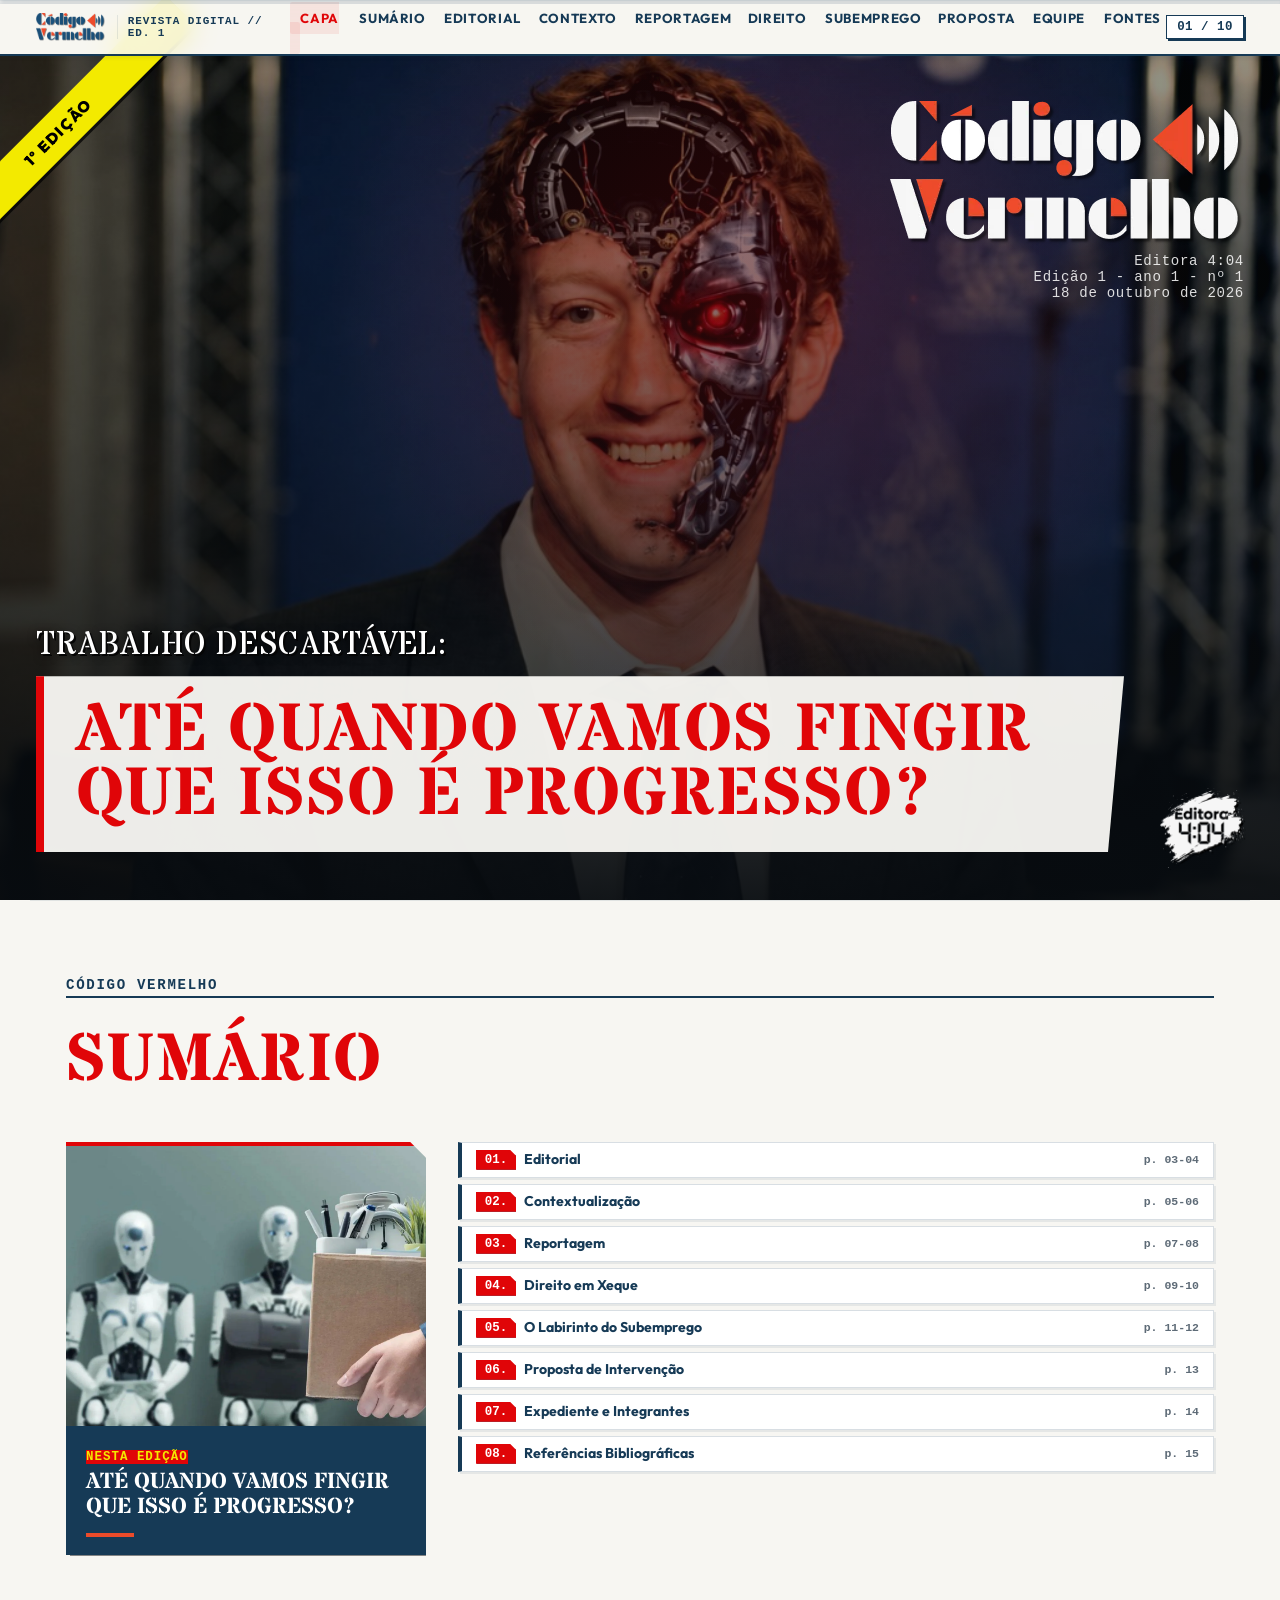
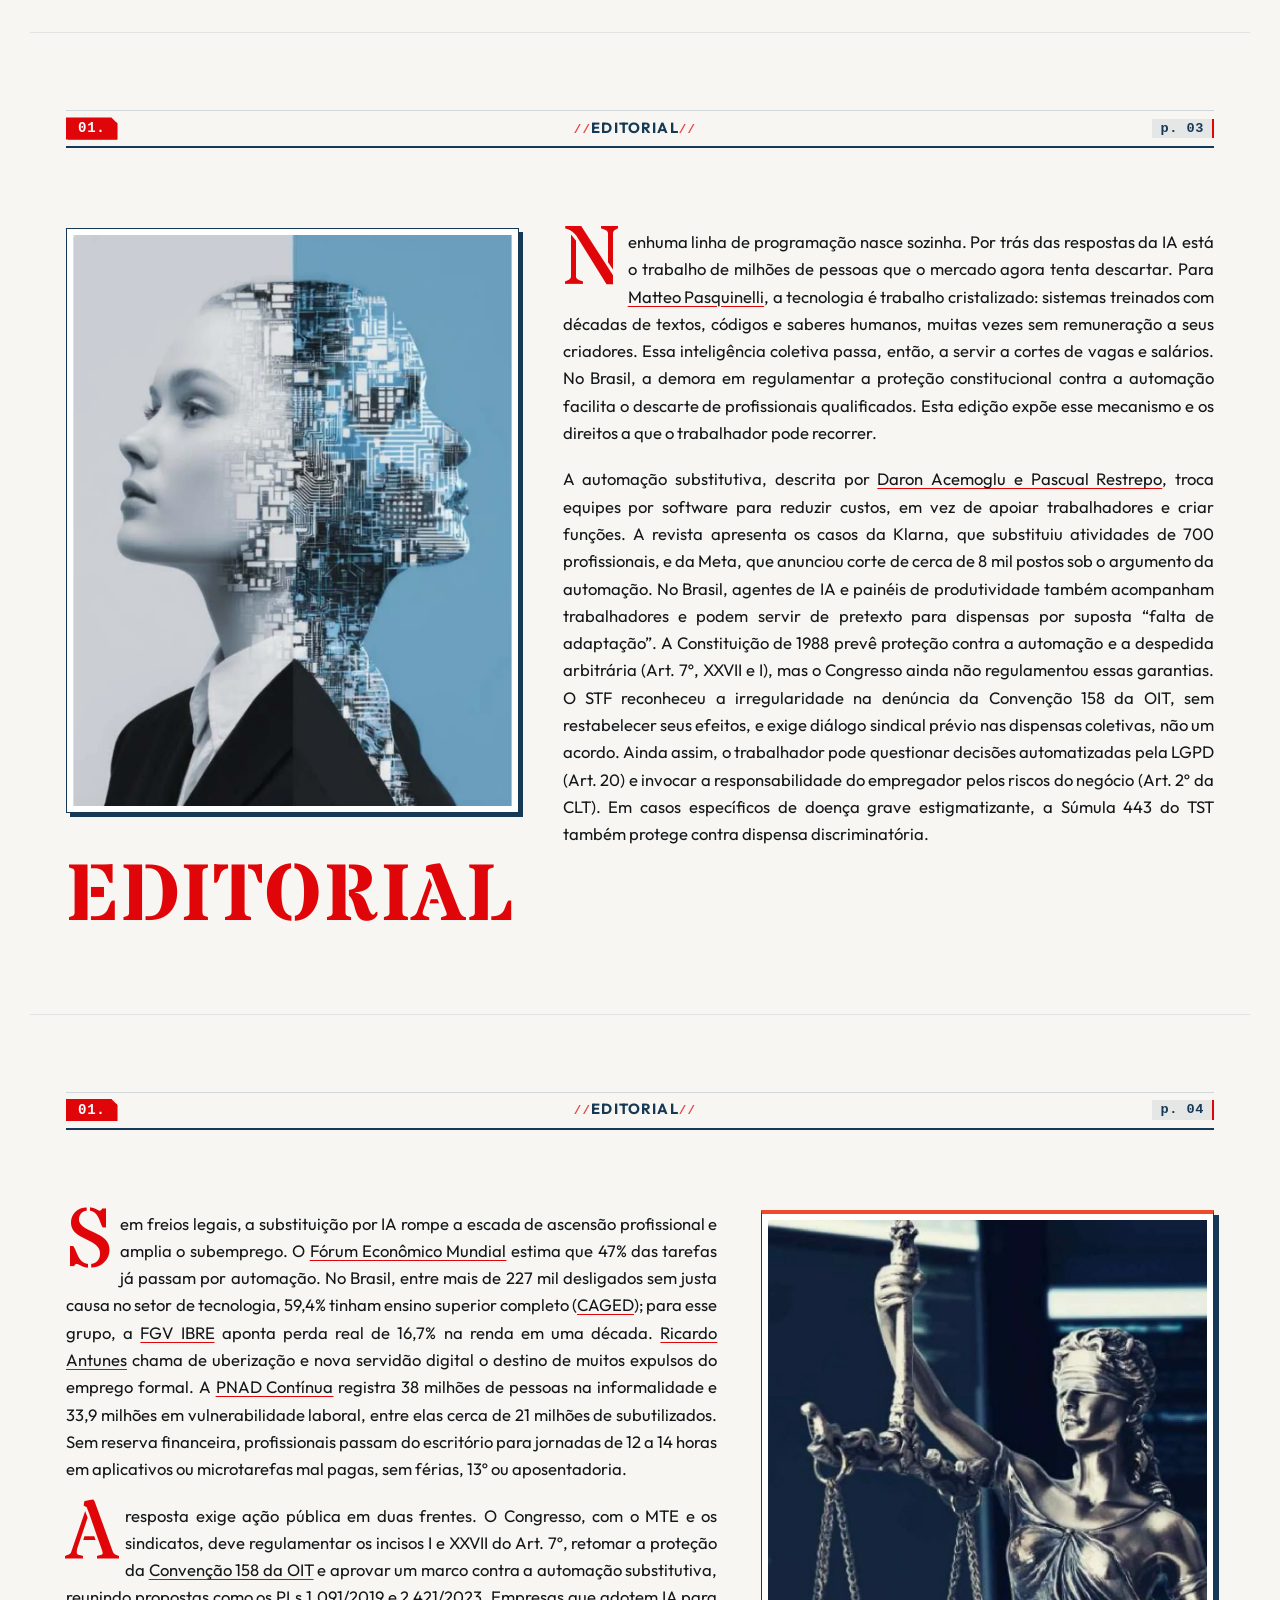
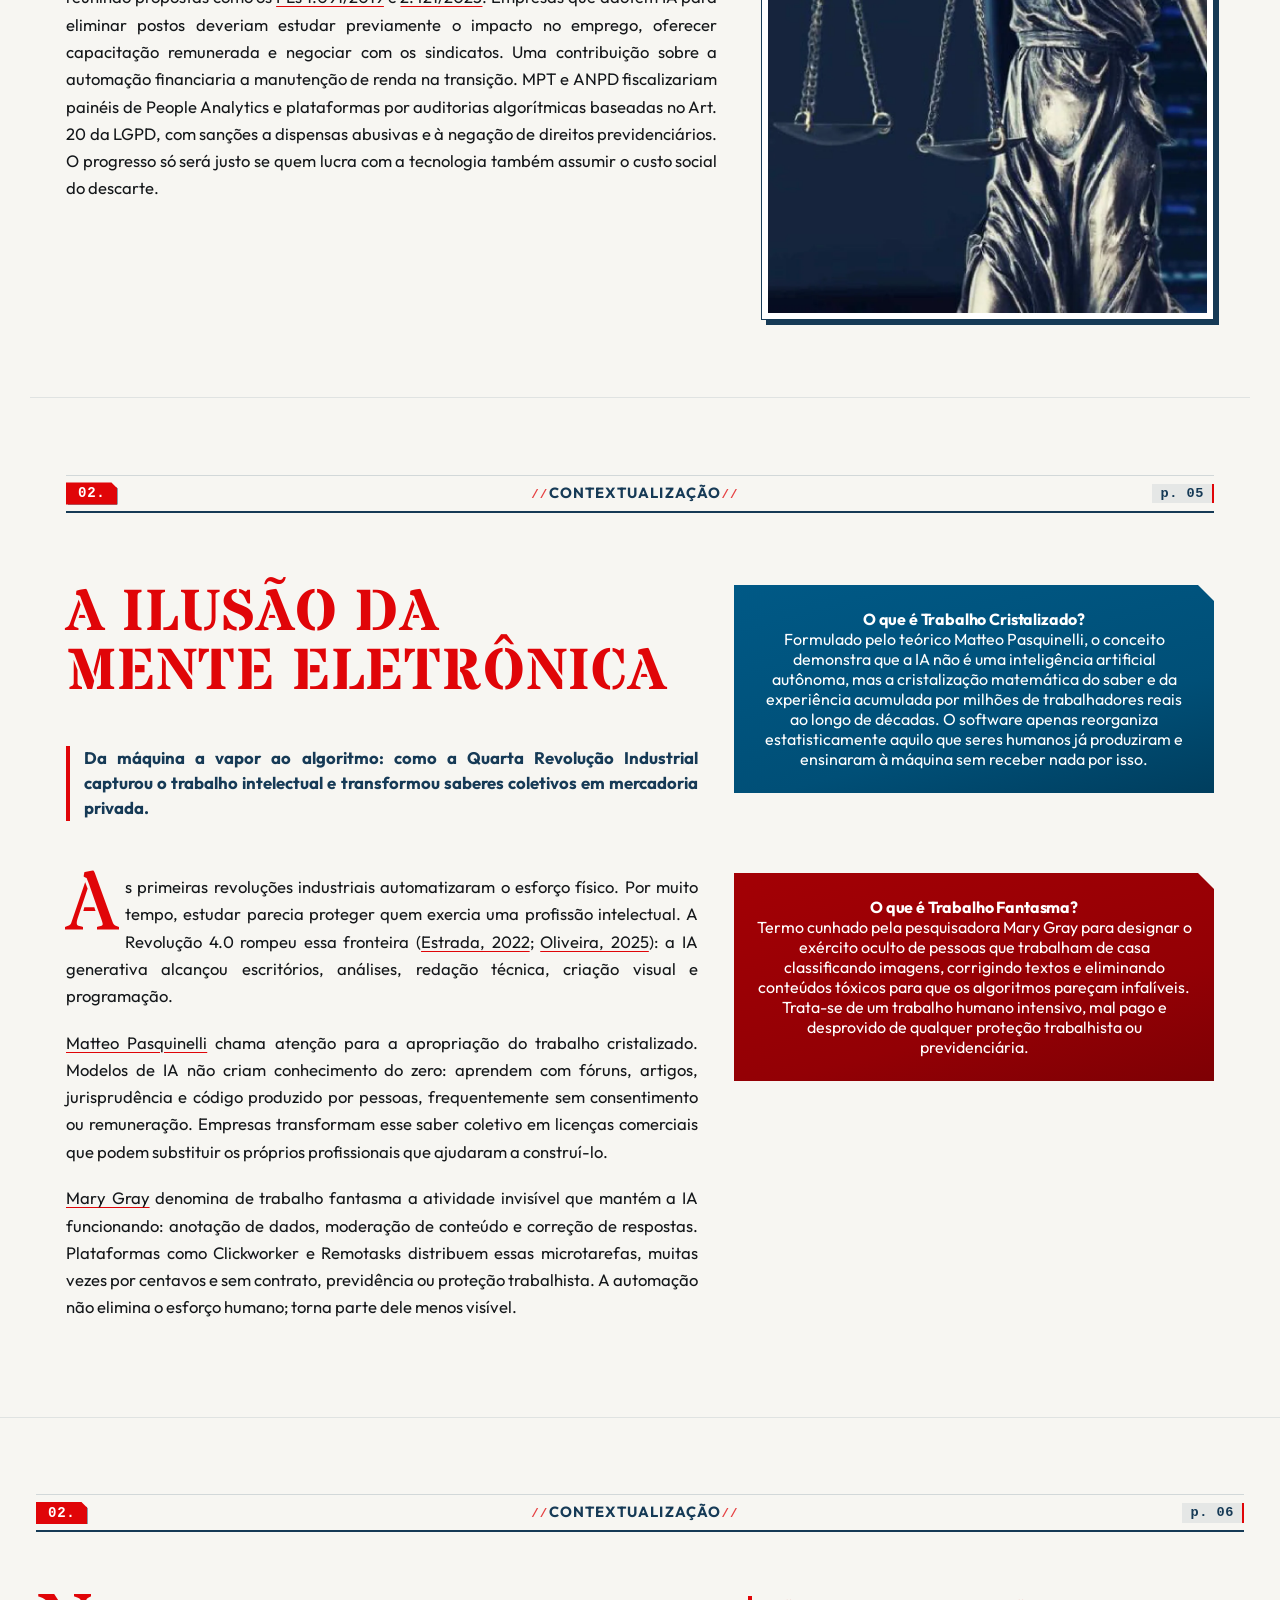
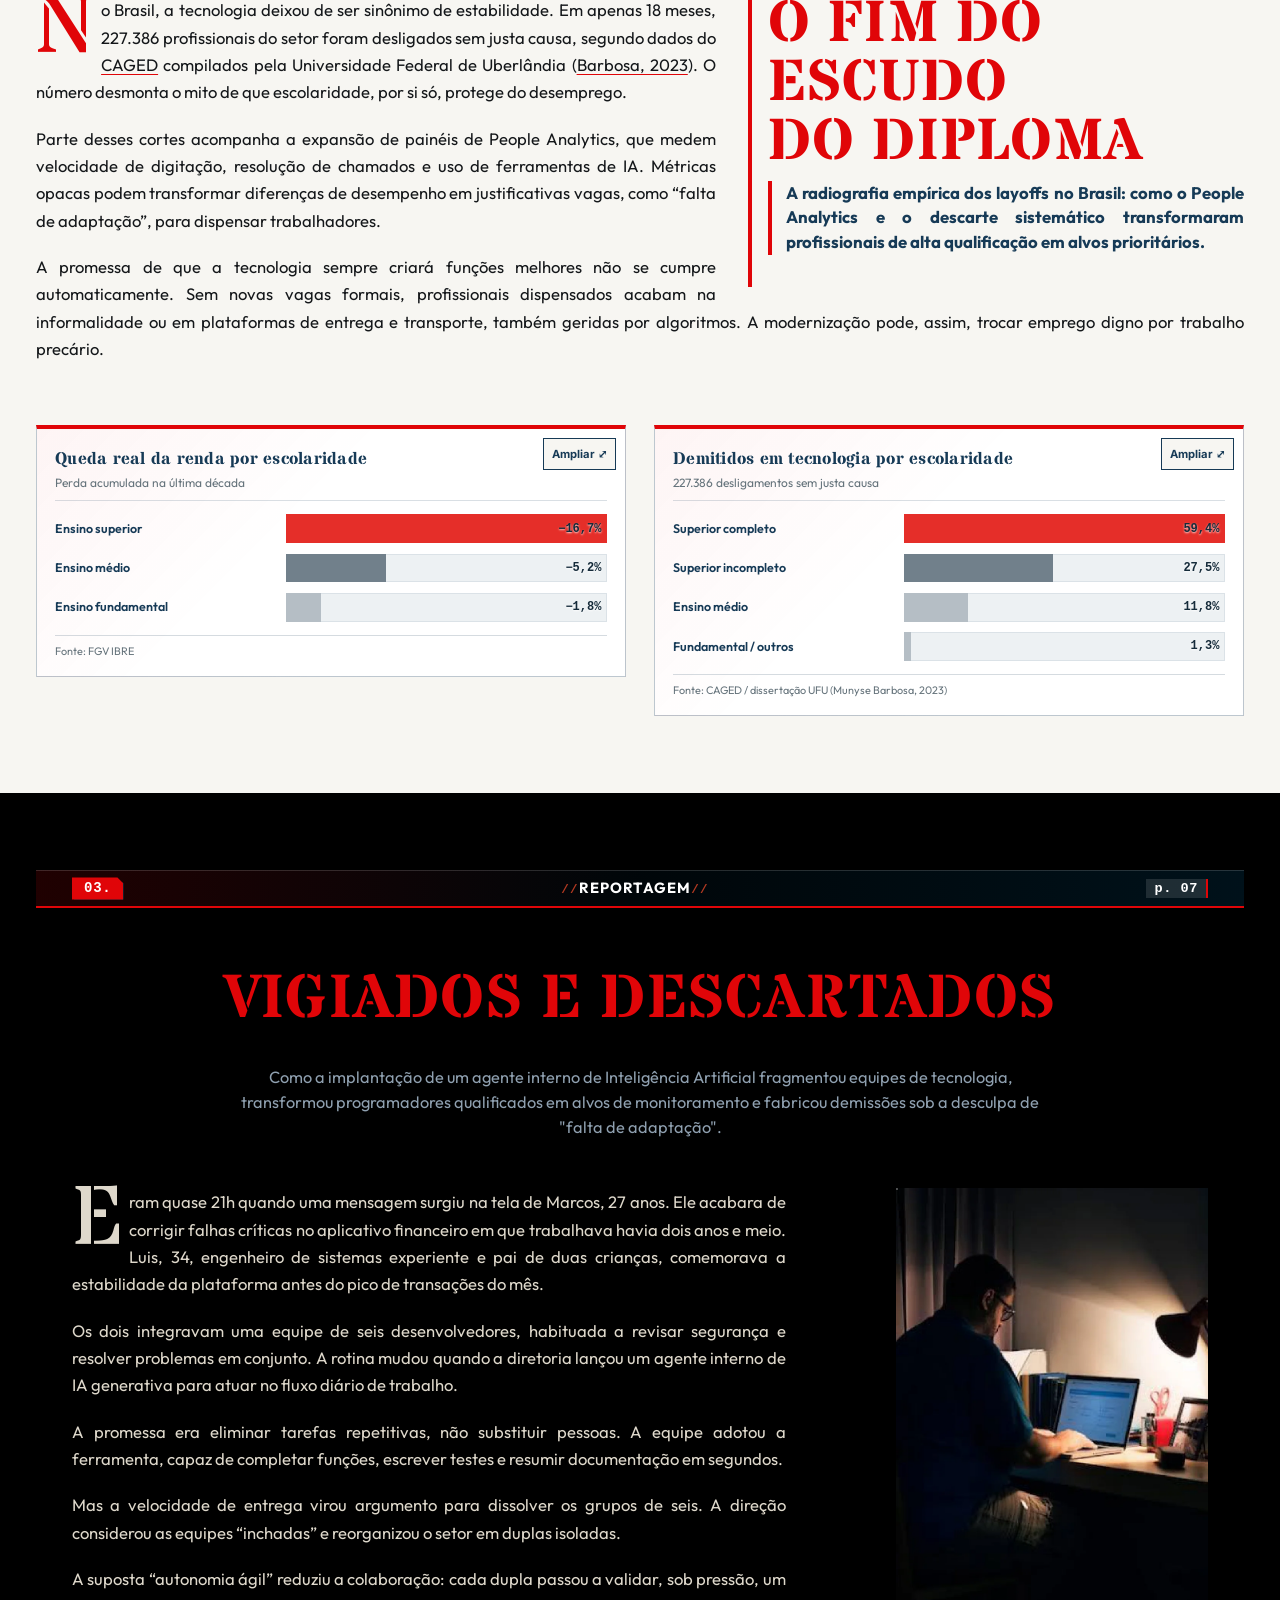
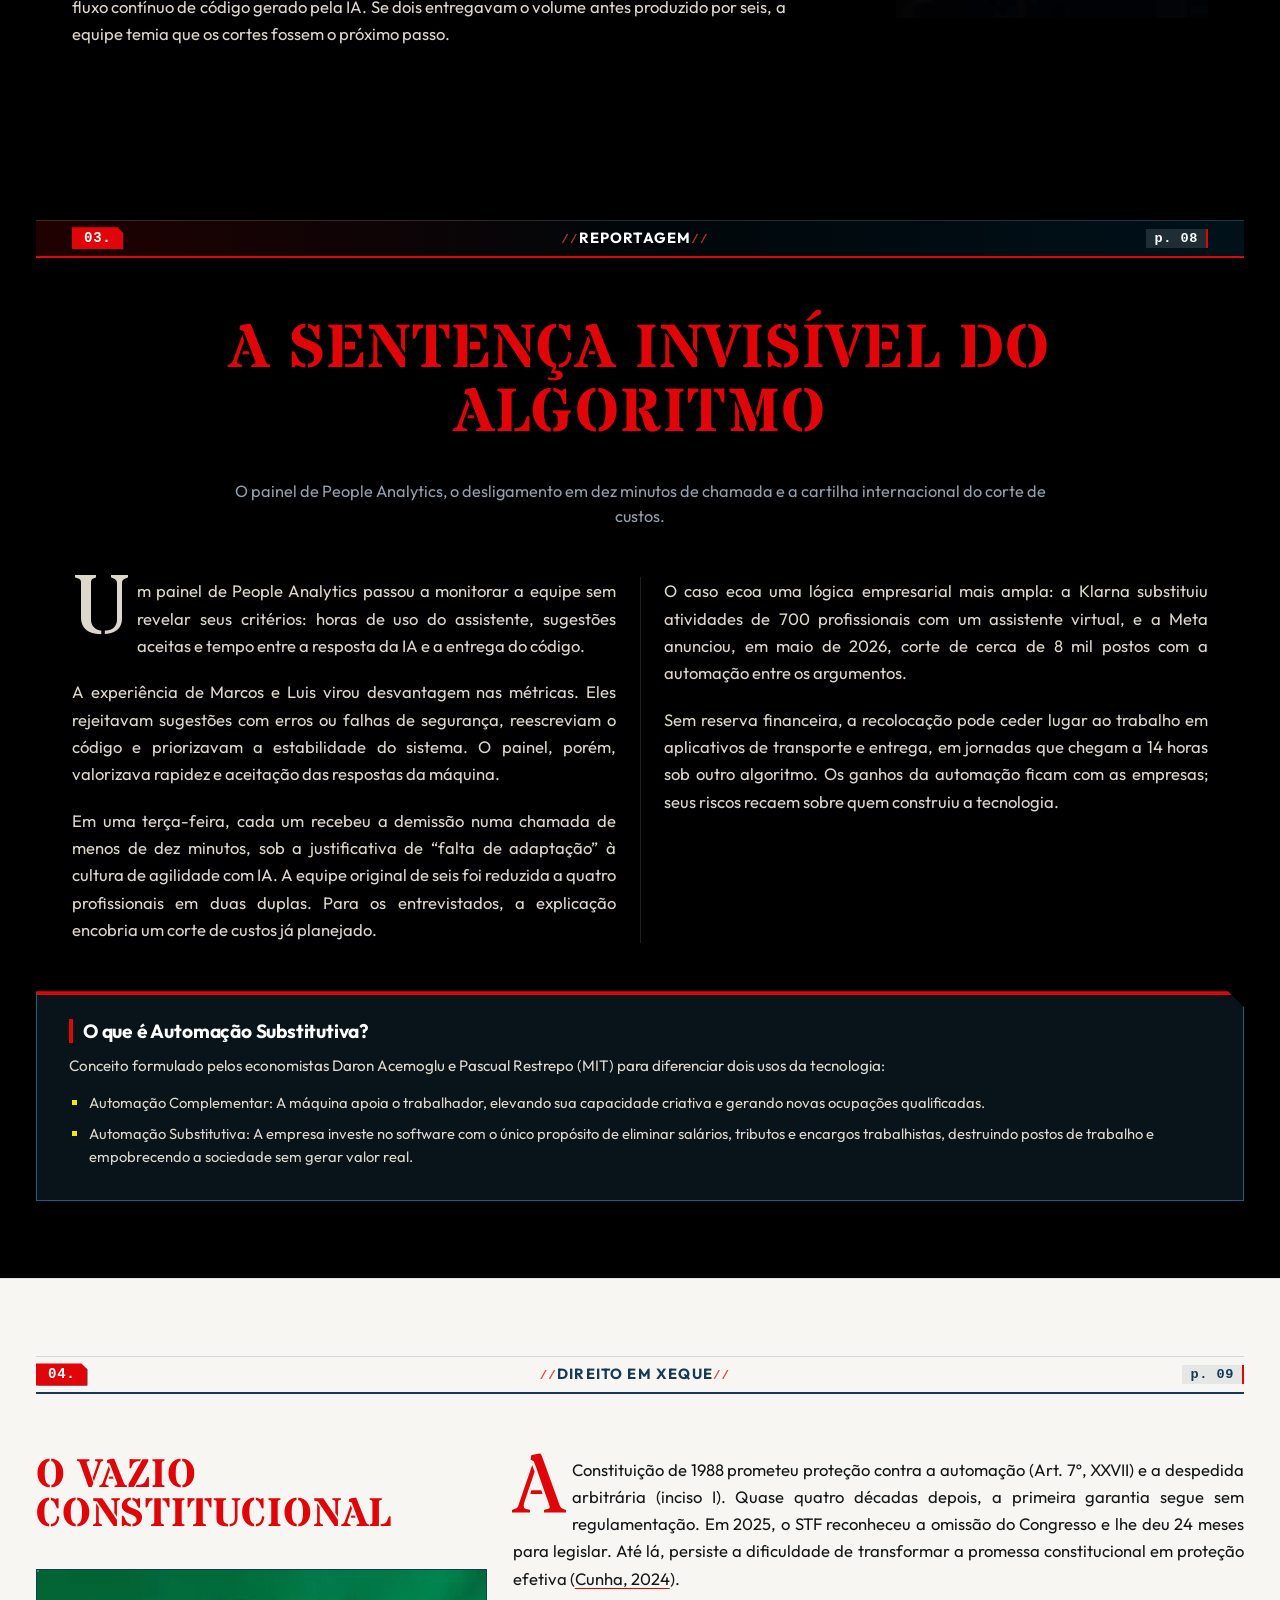
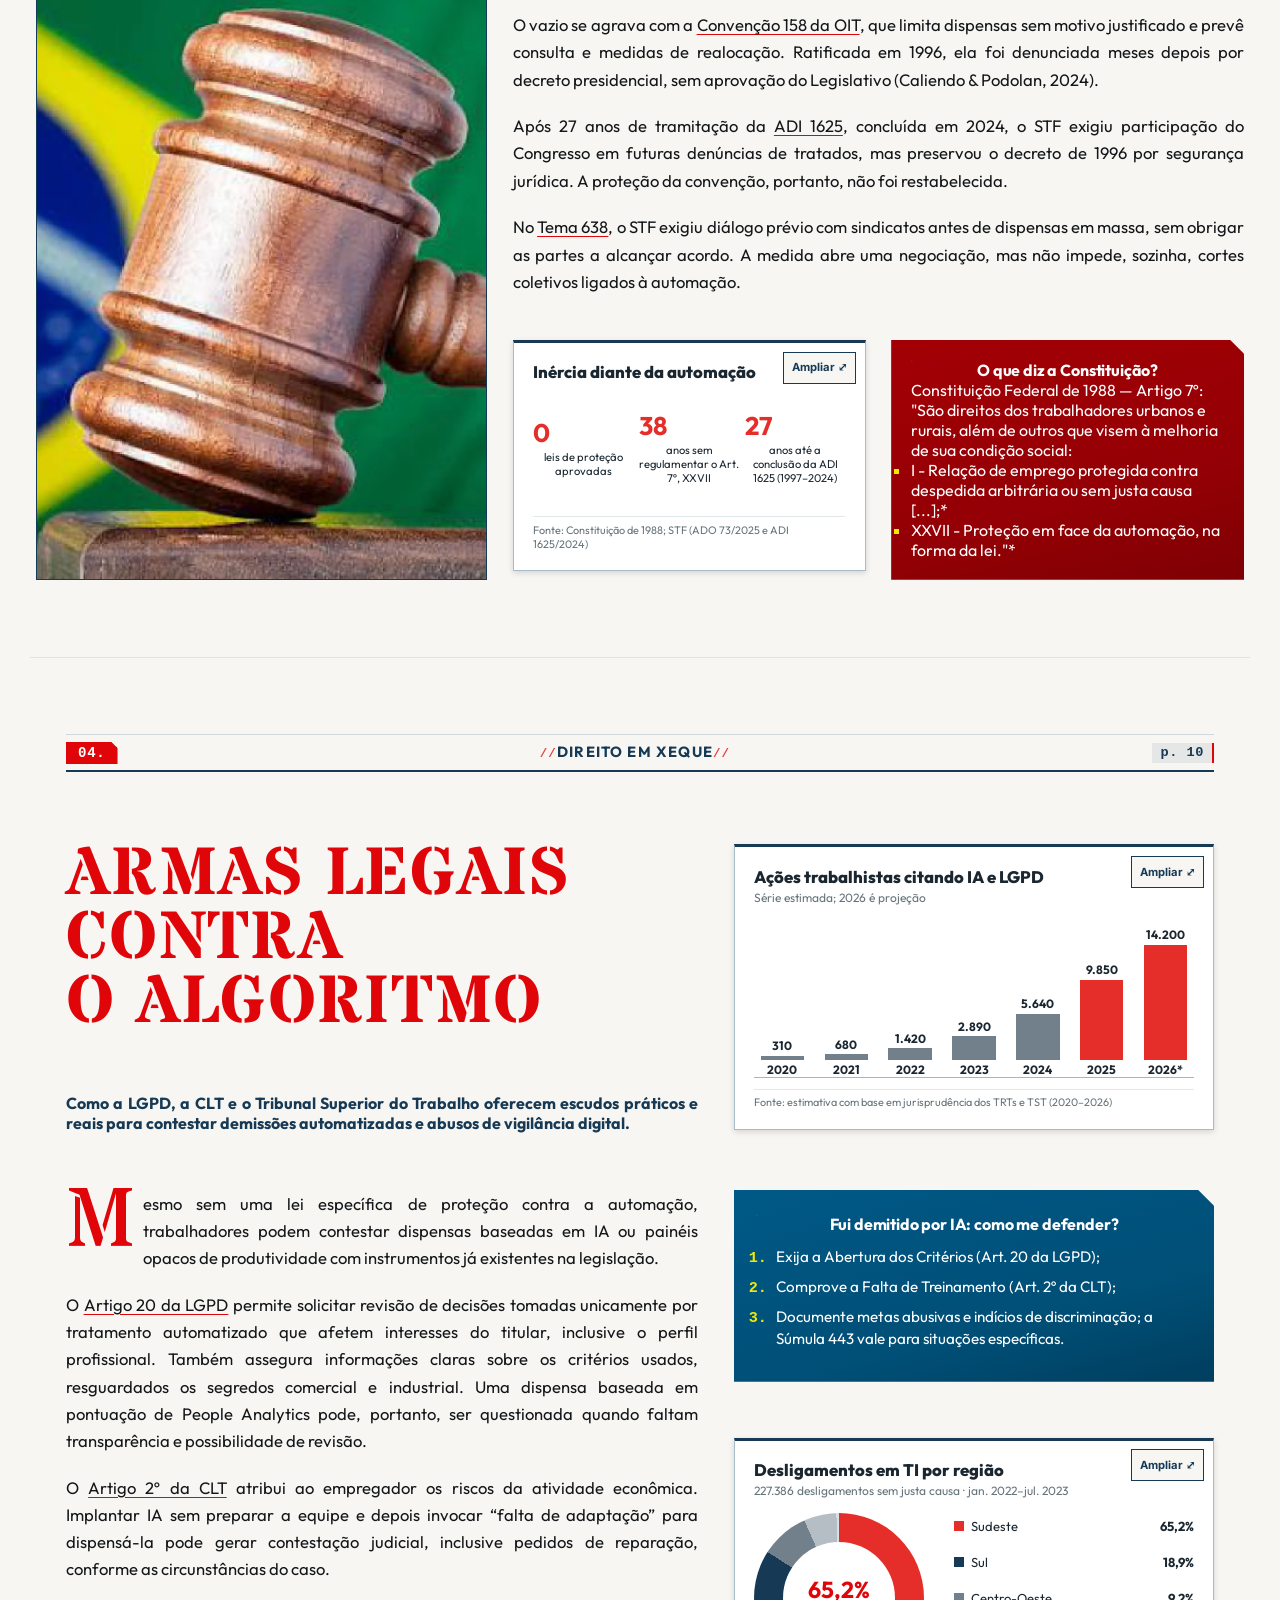
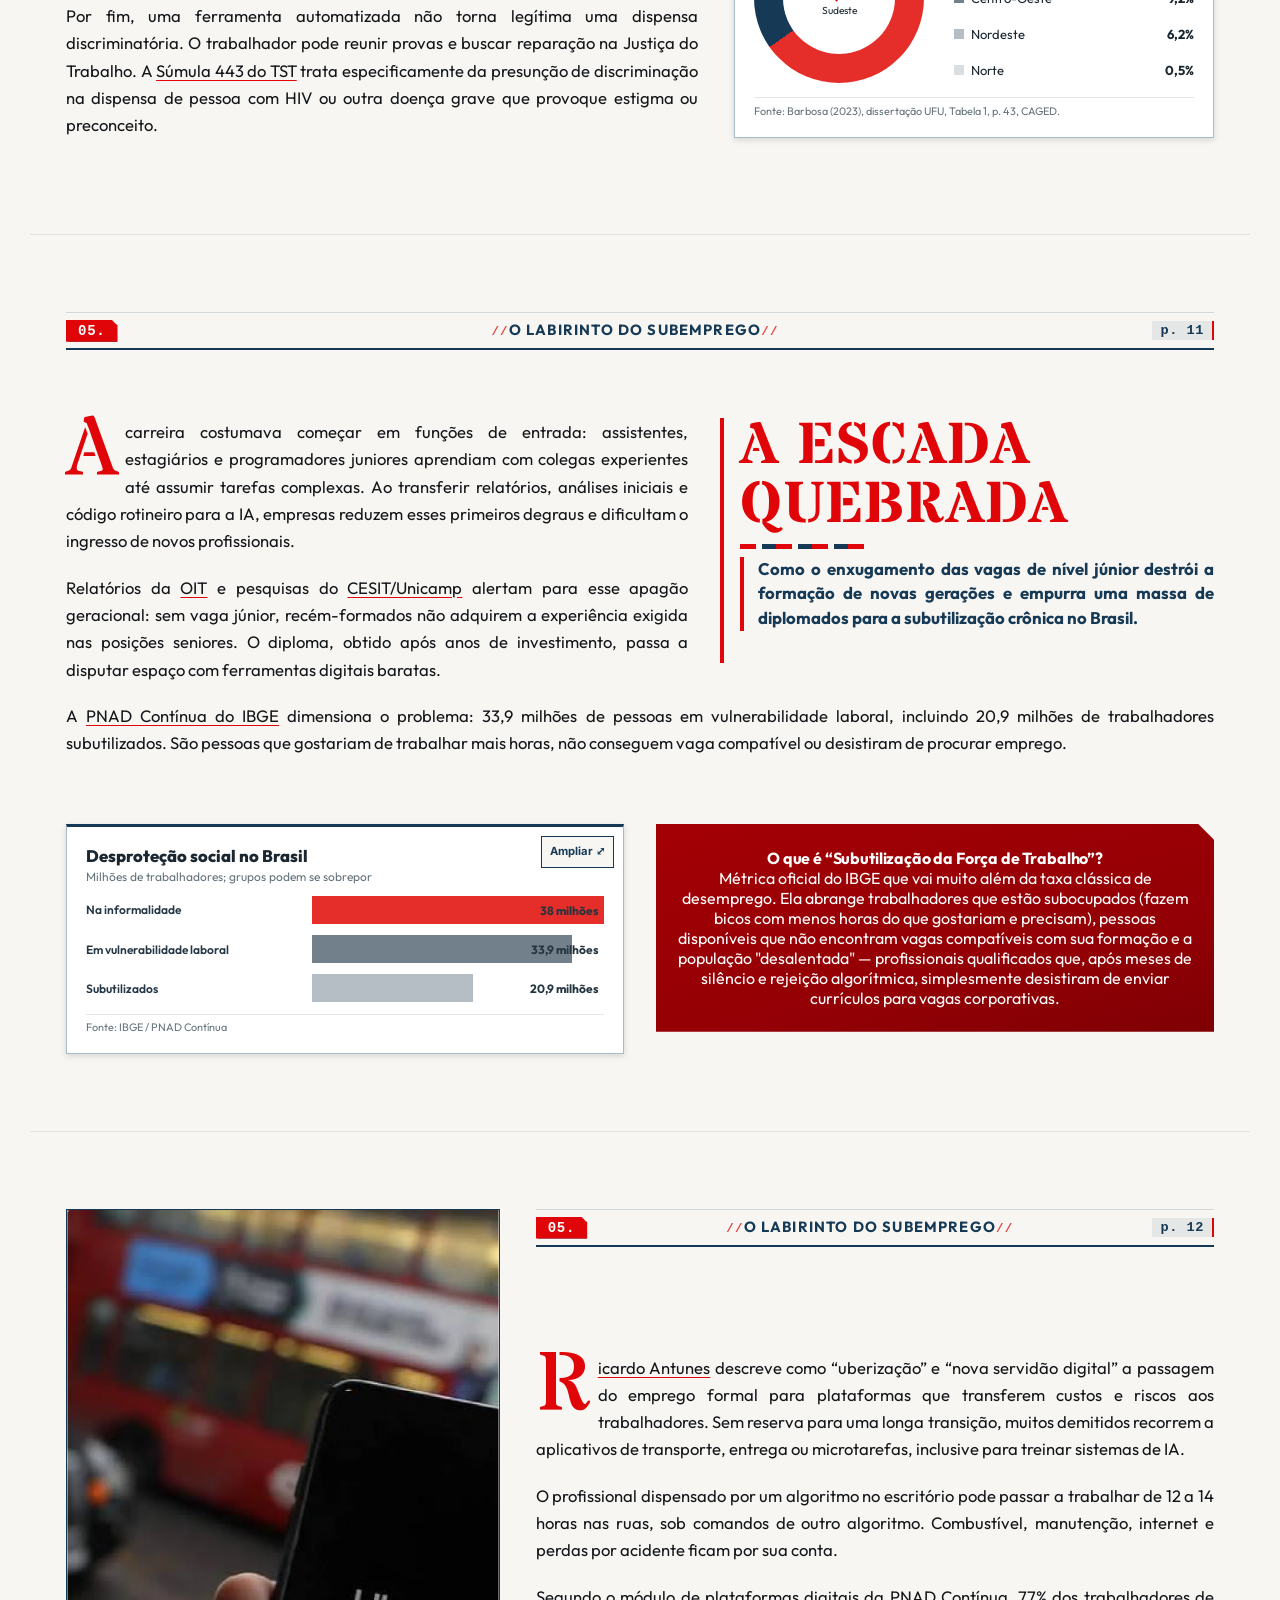
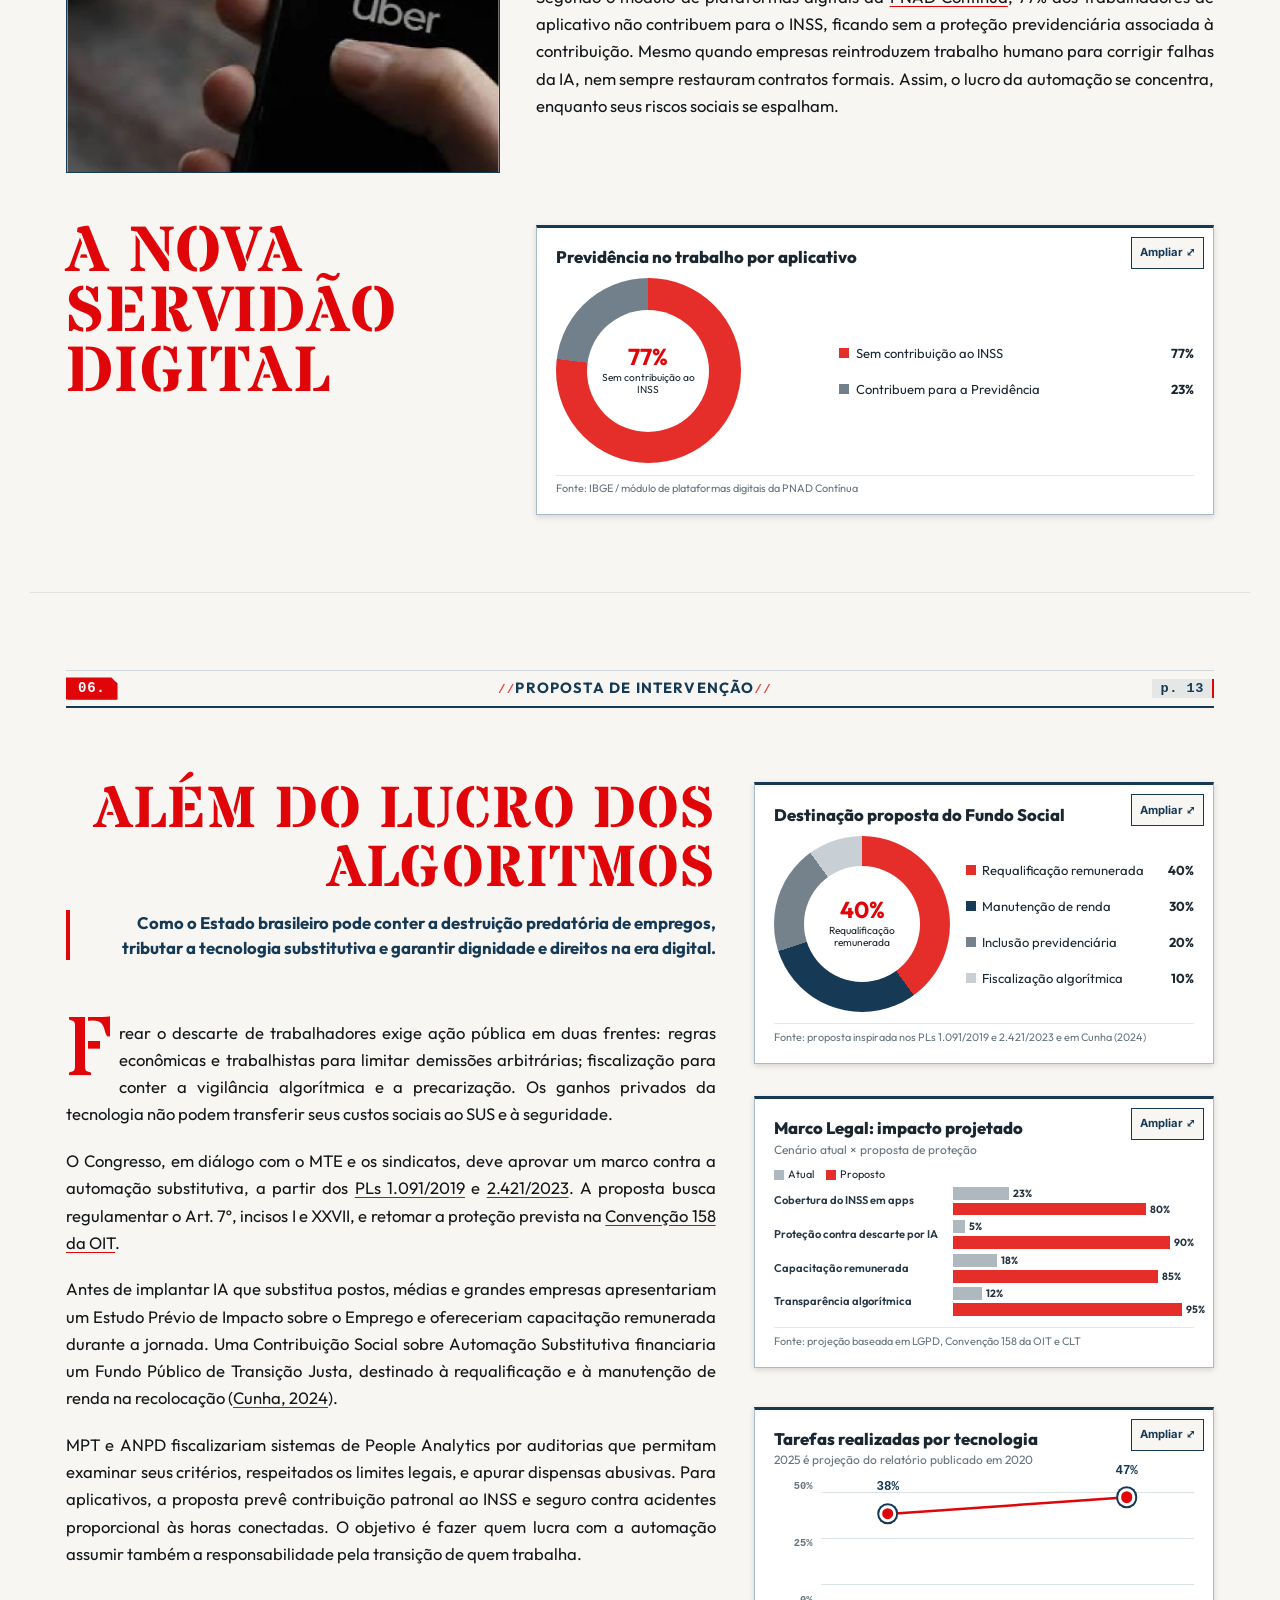
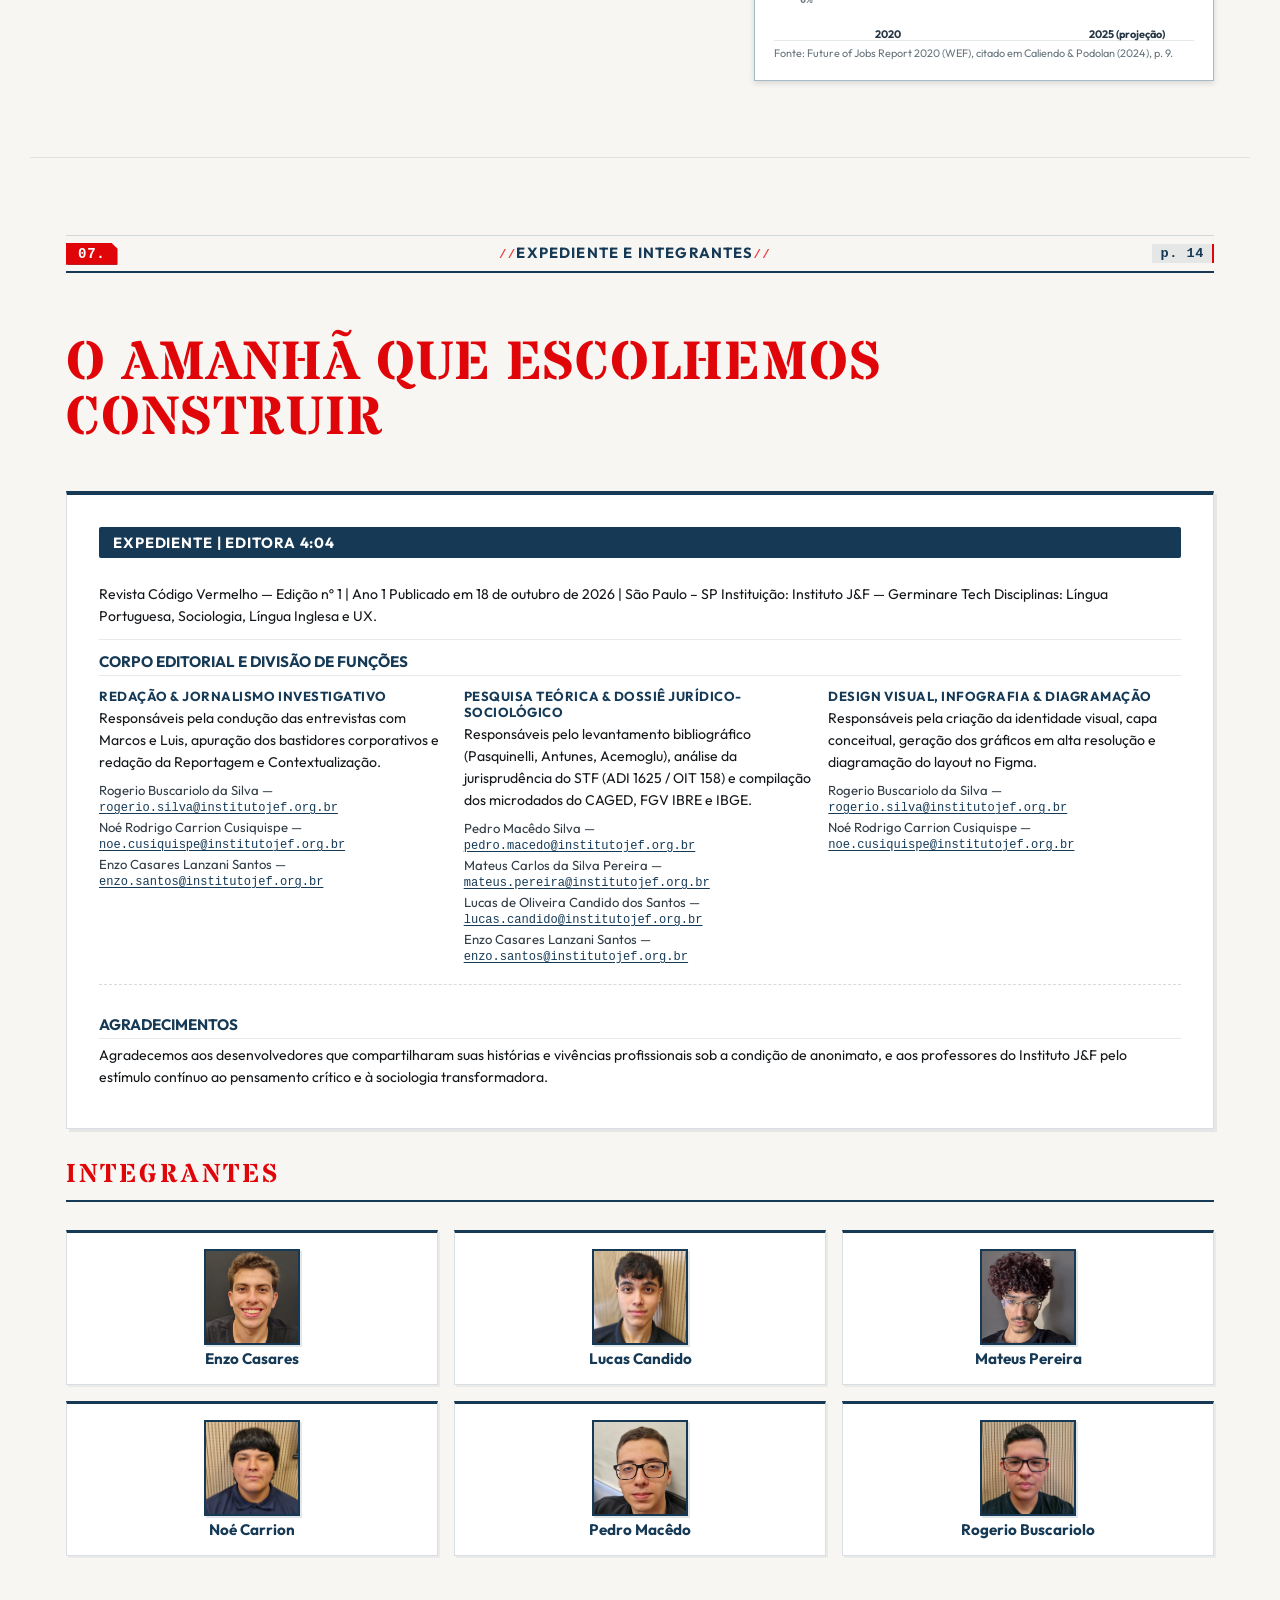
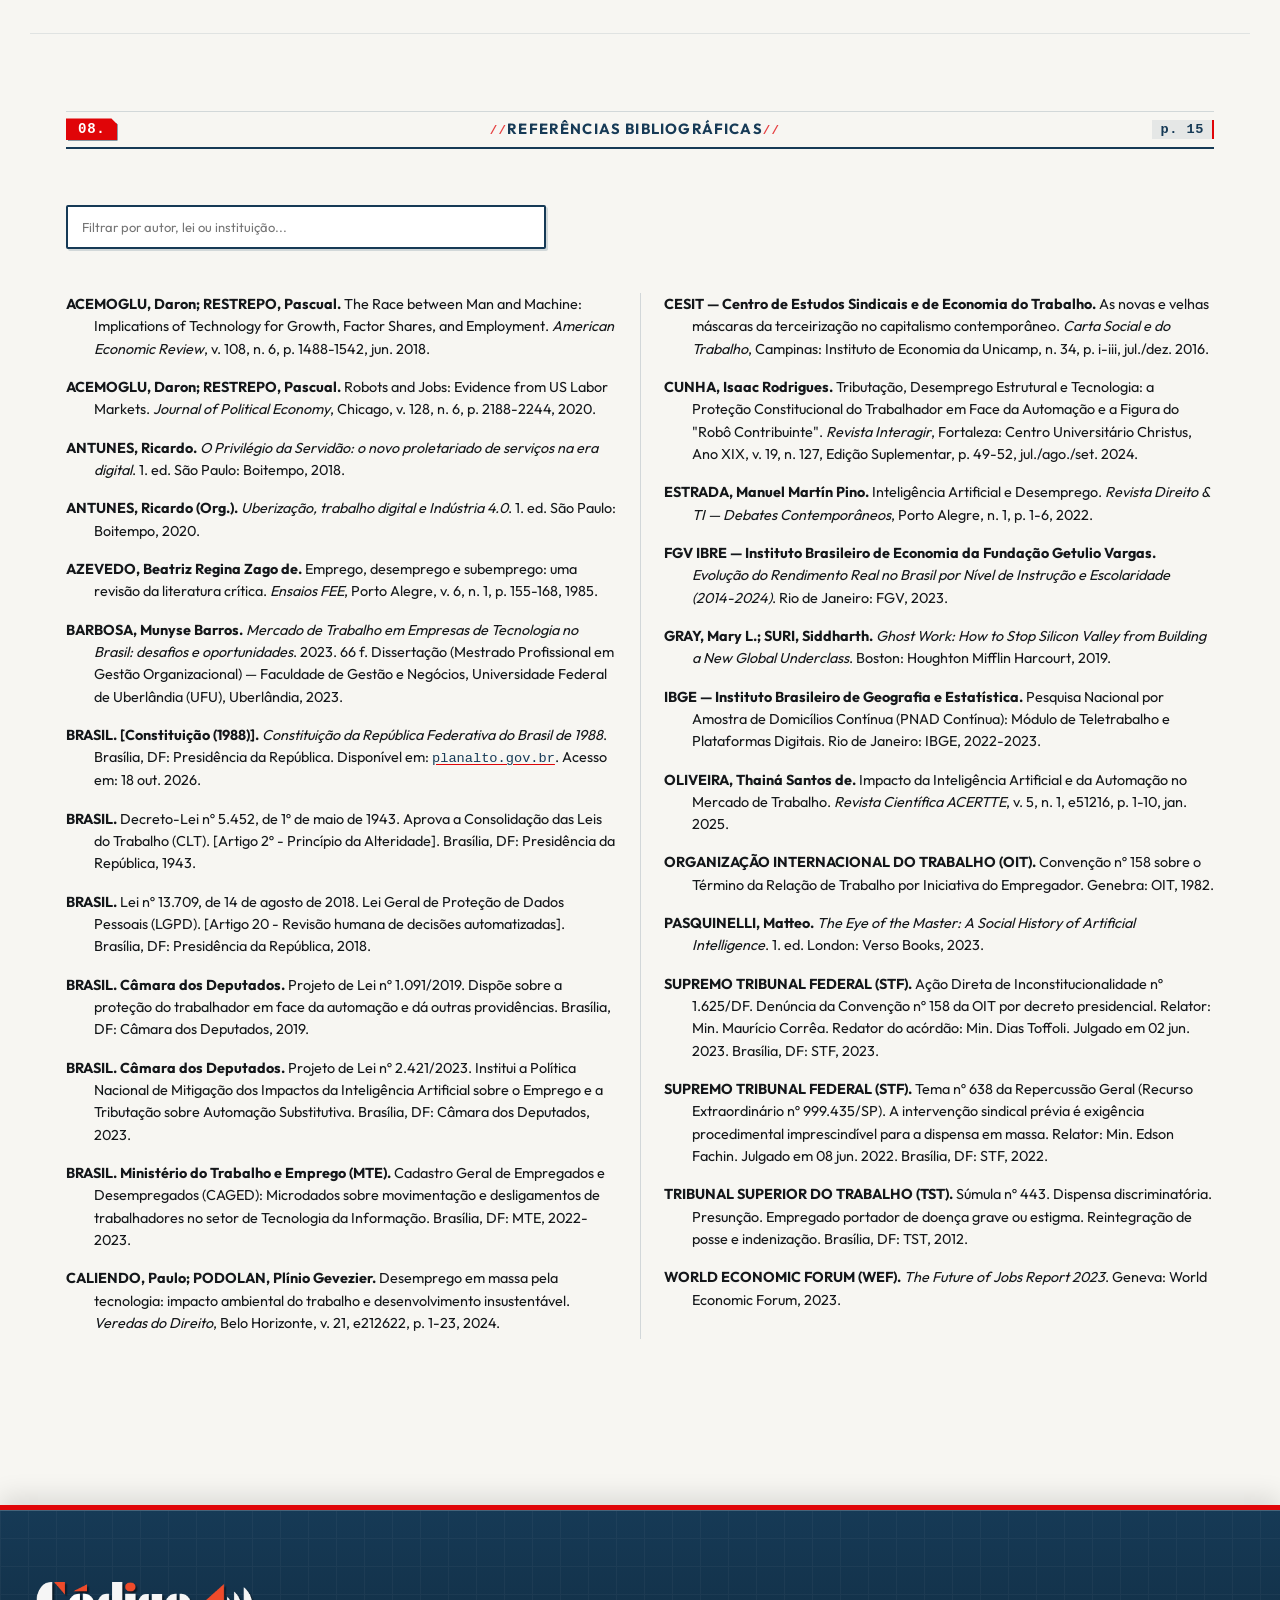
<file: index.html>
<!doctype html>
<html lang="pt-BR">
<head>
  <meta charset="utf-8">
  <meta name="viewport" content="width=device-width, initial-scale=1">
  <meta name="theme-color" content="#163a56">
  <meta name="description" content="Código Vermelho — revista digital em formato landing page sobre inteligência artificial, demissões corporativas, precarização e direitos dos trabalhadores.">
  <title>Código Vermelho — 1ª edição | Trabalho descartável</title>
  
  <link rel="preconnect" href="https://fonts.googleapis.com">
  <link rel="preconnect" href="https://fonts.gstatic.com" crossorigin>
  <link href="https://fonts.googleapis.com/css2?family=Abril+Fatface&family=Inter:wght@400;600;700;800&family=Outfit:wght@300;400;600;700&family=Stardos+Stencil:wght@700&display=swap" rel="stylesheet">
  <link rel="stylesheet" href="css/styles.css">
</head>
<body>
  <a class="skip-link" href="#capa" data-ui-chrome="true">Pular para o conteúdo principal</a>

  <main id="conteudo-principal" class="site-content">


<header class="site-header" role="banner" data-ui-chrome="true">
  <svg width="0" height="0" style="position:absolute;width:0;height:0;overflow:hidden;pointer-events:none;" aria-hidden="true" focusable="false">
    <filter id="logo-blue-filter" color-interpolation-filters="sRGB">
      <feColorMatrix type="matrix" values="
        1.2653 -0.4149 -0.7447 0 0
        0.3083  0.0334 -0.0206 0 0
        0.0814  0.1923  0.2141 0 0
        0       0       0      1 0" />
    </filter>
  </svg>
  <div class="reading-progress-track" aria-hidden="true">
    <span class="reading-progress-bar" id="readingProgressBar"></span>
  </div>
  <a class="site-header__brand" href="#capa" aria-label="Código Vermelho - Voltar à Capa">
    <img class="site-header__logo" src="assets/codigo-vermelho-logo.png" alt="Código Vermelho" width="354" height="144">
    <span class="site-header__tagline">Revista Digital // Ed. 1</span>
  </a>
  <nav class="site-nav" id="siteNav" aria-label="Navegação principal da revista Código Vermelho">
    <ul class="site-nav__list">
      <li><a class="site-nav__link" href="#capa">Capa</a></li>
      <li><a class="site-nav__link" href="#sumario">Sumário</a></li>
      <li><a class="site-nav__link" href="#editorial-1">Editorial</a></li>
      <li><a class="site-nav__link" href="#contexto-1">Contexto</a></li>
      <li><a class="site-nav__link" href="#reportagem-1">Reportagem</a></li>
      <li><a class="site-nav__link" href="#direito-1">Direito</a></li>
      <li><a class="site-nav__link" href="#subemprego">Subemprego</a></li>
      <li><a class="site-nav__link" href="#intervencao">Proposta</a></li>
      <li><a class="site-nav__link" href="#expediente">Equipe</a></li>
      <li><a class="site-nav__link" href="#referencias">Fontes</a></li>
    </ul>
  </nav>
  <div class="site-header__controls">
    <span class="reading-counter" id="readingCounter" aria-live="polite" aria-atomic="true">01 / 10</span>
    <button class="nav-toggle" id="navToggle" type="button" aria-expanded="false" aria-controls="siteNav" aria-label="Abrir menu de navegação">
      ☰
    </button>
  </div>
</header>


<!-- Frame 01 · Capa -->
<section id="capa" class="page page-cover site-hero" data-page="01" aria-label="Capa">

      <img class="cover-photo" src="assets/capa-foto.jpg" alt="Executivo de tecnologia retratado como metade humano e metade máquina">
      <div class="edition-ribbon"><span>1º Edição</span></div>
      <div class="masthead abs" style="--x:1000;--y:30;--w:401">
        <picture><source srcset="assets/codigo-vermelho-logo.webp" type="image/webp"><img  class="cover-logo" src="assets/codigo-vermelho-logo.png" alt="Código Vermelho"></picture>
        <p class="masthead-meta">Editora 4:04<br>Edição 1 - ano 1 - nº 1<br>18 de outubro de 2026</p>
      </div>
      <p class="cover-kicker abs" style="--x:12;--y:668">Trabalho descartável:</p>
      <div class="cover-bar abs" style="--x:0;--y:748;--w:1285;--h:149">
        <h1>Até quando vamos fingir que isso é progresso?</h1>
      </div>
      <picture class="publisher-mark"><source srcset="assets/editora-404-logo.webp" type="image/webp"><img class="publisher" src="assets/editora-404-logo.png" alt="Editora 4:04"></picture>
    
</section>

<!-- Frame 02 · Sumário -->
<section id="sumario" class="page page-light page-summary site-summary" data-page="02" aria-labelledby="sumario-title">

      <p class="summary-kicker abs" style="--x:48;--y:46;--w:1344">Código Vermelho</p>
      <h2 id="sumario-title" class="summary-title abs" style="--x:44;--y:114">Sumário</h2>
      <aside class="summary-card abs" style="--x:48;--y:326;--w:444;--h:584">
        <picture><source srcset="assets/sumario.webp" type="image/webp"><img  src="assets/sumario.png" alt="Robôs sentados enquanto um trabalhador sai carregando uma caixa com seus pertences" loading="lazy"></picture>
        <div>
          <small>Nesta edição</small>
          <strong>Até quando vamos fingir que isso é progresso?</strong>
          <i></i>
        </div>
      </aside>
      <ol class="contents-list abs" style="--x:532;--y:326;--w:860">
        <li><a href="#editorial-1"><b>01.</b><strong>Editorial</strong><span>p. 03-04</span></a></li>
        <li><a href="#contexto-1"><b>02.</b><strong>Contextualização</strong><span>p. 05-06</span></a></li>
        <li><a href="#reportagem-1"><b>03.</b><strong>Reportagem</strong><span>p. 07-08</span></a></li>
        <li><a href="#direito-1"><b>04.</b><strong>Direito em Xeque</strong><span>p. 09-10</span></a></li>
        <li><a href="#subemprego"><b>05.</b><strong>O Labirinto do Subemprego</strong><span>p. 11-12</span></a></li>
        <li><a href="#intervencao"><b>06.</b><strong>Proposta de Intervenção</strong><span>p. 13</span></a></li>
        <li><a href="#expediente"><b>07.</b><strong>Expediente e Integrantes</strong><span>p. 14</span></a></li>
        <li><a href="#referencias"><b>08.</b><strong>Referências Bibliográficas</strong><span>p. 15</span></a></li>
      </ol>
    
</section>





<!-- Frame 03 · Editorial p. 03 -->
<section id="editorial-1" class="page page-light site-section site-editorial" data-page="03" aria-label="Editorial, página 3">

      <figure class="photo abs" style="--x:32;--y:73;--w:494;--h:643"><picture><source srcset="assets/editorial.webp" type="image/webp"><img  src="assets/editorial.png" alt="Perfil de uma mulher cuja metade do rosto se dissolve em circuitos eletrônicos" loading="lazy"></picture></figure>
      <h2 class="display-title title-orange title-editorial abs" style="--x:32;--y:740;--w:494">Edito<br>rial</h2>
      <header class="folio abs" style="--x:569;--w:832"><b>01.</b><strong>Editorial</strong><span>p. 03</span></header>
      <div class="copy abs" style="--x:569;--y:157;--w:832">
        <p class="dropcap">Nenhuma linha de programação nasce sozinha. Por trás das respostas da IA está o trabalho de milhões de pessoas que o mercado agora tenta descartar. Para <a href="#ref-pasquinelli-2023">Matteo Pasquinelli</a>, a tecnologia é trabalho cristalizado: sistemas treinados com décadas de textos, códigos e saberes humanos, muitas vezes sem remuneração a seus criadores. Essa inteligência coletiva passa, então, a servir a cortes de vagas e salários. No Brasil, a demora em regulamentar a proteção constitucional contra a automação facilita o descarte de profissionais qualificados. Esta edição expõe esse mecanismo e os direitos a que o trabalhador pode recorrer.</p>
        <p class="dropcap">A automação substitutiva, descrita por <a href="#ref-acemoglu-2018">Daron Acemoglu e Pascual Restrepo</a>, troca equipes por software para reduzir custos, em vez de apoiar trabalhadores e criar funções. A revista apresenta os casos da Klarna, que substituiu atividades de 700 profissionais, e da Meta, que anunciou corte de cerca de 8 mil postos sob o argumento da automação. No Brasil, agentes de IA e painéis de produtividade também acompanham trabalhadores e podem servir de pretexto para dispensas por suposta “falta de adaptação”. A Constituição de 1988 prevê proteção contra a automação e a despedida arbitrária (Art. 7º, XXVII e I), mas o Congresso ainda não regulamentou essas garantias. O STF reconheceu a irregularidade na denúncia da Convenção 158 da OIT, sem restabelecer seus efeitos, e exige diálogo sindical prévio nas dispensas coletivas, não um acordo. Ainda assim, o trabalhador pode questionar decisões automatizadas pela LGPD (Art. 20) e invocar a responsabilidade do empregador pelos riscos do negócio (Art. 2º da CLT). Em casos específicos de doença grave estigmatizante, a Súmula 443 do TST também protege contra dispensa discriminatória.</p>
      </div>
    
</section>

<!-- Frame 04 · Editorial p. 04 -->
<section id="editorial-2" class="page page-light site-section site-editorial" data-page="04" aria-label="Editorial, página 4">

      <header class="folio abs" style="--x:39;--w:1362"><b>01.</b><strong>Editorial</strong><span>p. 04</span></header>
      <div class="copy abs" style="--x:39;--y:157;--w:834">
        <p class="dropcap">Sem freios legais, a substituição por IA rompe a escada de ascensão profissional e amplia o subemprego. O <a href="#ref-wef-2023">Fórum Econômico Mundial</a> estima que 47% das tarefas já passam por automação. No Brasil, entre mais de 227 mil desligados sem justa causa no setor de tecnologia, 59,4% tinham ensino superior completo (<a href="#ref-caged-2023">CAGED</a>); para esse grupo, a <a href="#ref-fgv-2023">FGV IBRE</a> aponta perda real de 16,7% na renda em uma década. <a href="#ref-antunes-2018">Ricardo Antunes</a> chama de uberização e nova servidão digital o destino de muitos expulsos do emprego formal. A <a href="#ref-ibge-pnad">PNAD Contínua</a> registra 38 milhões de pessoas na informalidade e 33,9 milhões em vulnerabilidade laboral, entre elas cerca de 21 milhões de subutilizados. Sem reserva financeira, profissionais passam do escritório para jornadas de 12 a 14 horas em aplicativos ou microtarefas mal pagas, sem férias, 13º ou aposentadoria.</p>
        <p class="dropcap">A resposta exige ação pública em duas frentes. O Congresso, com o MTE e os sindicatos, deve regulamentar os incisos I e XXVII do Art. 7º, retomar a proteção da <a href="#ref-oit-158">Convenção 158 da OIT</a> e aprovar um marco contra a automação substitutiva, reunindo propostas como os <a href="#ref-pl-1091">PLs 1.091/2019</a> e <a href="#ref-pl-2421">2.421/2023</a>. Empresas que adotem IA para eliminar postos deveriam estudar previamente o impacto no emprego, oferecer capacitação remunerada e negociar com os sindicatos. Uma contribuição sobre a automação financiaria a manutenção de renda na transição. MPT e ANPD fiscalizariam painéis de People Analytics e plataformas por auditorias algorítmicas baseadas no Art. 20 da LGPD, com sanções a dispensas abusivas e à negação de direitos previdenciários. O progresso só será justo se quem lucra com a tecnologia também assumir o custo social do descarte.</p>
      </div>
      <figure class="photo abs" style="--x:913;--y:159;--w:488;--h:772"><picture><source srcset="assets/justica.webp" type="image/webp"><img  src="assets/justica.png" alt="Estátua da Justiça vendada segurando a balança diante de telas digitais" loading="lazy"></picture></figure>
    
</section>

<!-- Frame 05 · Contextualização p. 05 -->
<section id="contexto-1" class="page page-light site-section site-contexto" data-page="05" aria-label="Contextualização, página 5">

      <header class="folio abs" style="--x:39;--w:1362"><b>02.</b><strong>Contextualização</strong><span>p. 05</span></header>
      <h2 class="display-title title-red abs" style="--x:45;--y:143;--w:680">A ilusão da<br>mente eletrônica</h2>
      <p class="deck deck-justify abs" style="--x:45;--y:271;--w:664">Da máquina a vapor ao algoritmo: como a Quarta Revolução Industrial capturou o trabalho intelectual e transformou saberes coletivos em mercadoria privada.</p>
      <div class="copy abs" style="--x:45;--y:354;--w:662">
        <p class="dropcap">As primeiras revoluções industriais automatizaram o esforço físico. Por muito tempo, estudar parecia proteger quem exercia uma profissão intelectual. A Revolução 4.0 rompeu essa fronteira (<a href="#ref-estrada-2022">Estrada, 2022</a>; <a href="#ref-oliveira-2025">Oliveira, 2025</a>): a IA generativa alcançou escritórios, análises, redação técnica, criação visual e programação.</p>
        <p><a href="#ref-pasquinelli-2023">Matteo Pasquinelli</a> chama atenção para a apropriação do trabalho cristalizado. Modelos de IA não criam conhecimento do zero: aprendem com fóruns, artigos, jurisprudência e código produzido por pessoas, frequentemente sem consentimento ou remuneração. Empresas transformam esse saber coletivo em licenças comerciais que podem substituir os próprios profissionais que ajudaram a construí-lo.</p>
        <p><a href="#ref-gray-2019">Mary Gray</a> denomina de trabalho fantasma a atividade invisível que mantém a IA funcionando: anotação de dados, moderação de conteúdo e correção de respostas. Plataformas como Clickworker e Remotasks distribuem essas microtarefas, muitas vezes por centavos e sem contrato, previdência ou proteção trabalhista. A automação não elimina o esforço humano; torna parte dele menos visível.</p>
      </div>
      <aside class="box box-blue box-center abs" style="--x:740;--y:206;--w:661;--h:365">
        <h3>O que é Trabalho Cristalizado?</h3>
        <p>Formulado pelo teórico Matteo Pasquinelli, o conceito demonstra que a IA não é uma inteligência artificial autônoma, mas a cristalização matemática do saber e da experiência acumulada por milhões de trabalhadores reais ao longo de décadas. O software apenas reorganiza estatisticamente aquilo que seres humanos já produziram e ensinaram à máquina sem receber nada por isso.</p>
      </aside>
      <aside class="box box-red box-center abs" style="--x:740;--y:591;--w:661;--h:365">
        <h3>O que é Trabalho Fantasma?</h3>
        <p>Termo cunhado pela pesquisadora Mary Gray para designar o exército oculto de pessoas que trabalham de casa classificando imagens, corrigindo textos e eliminando conteúdos tóxicos para que os algoritmos pareçam infalíveis. Trata-se de um trabalho humano intensivo, mal pago e desprovido de qualquer proteção trabalhista ou previdenciária.</p>
      </aside>
    
</section>

<!-- Frame 06 · Contextualização p. 06 -->
<section id="contexto-2" class="page page-light site-section site-contexto" data-page="06" aria-label="Contextualização, página 6">

      <header class="folio abs" style="--x:39;--w:1362"><b>02.</b><strong>Contextualização</strong><span>p. 06</span></header>
      <div class="copy abs" style="--x:39;--y:153;--w:1318">
        <div class="headline-float">
          <h2 class="display-title title-red">O fim do escudo<br>do diploma</h2>
          <p class="deck">A radiografia empírica dos layoffs no Brasil: como o People Analytics e o descarte sistemático transformaram profissionais de alta qualificação em alvos prioritários.</p>
        </div>
        <p class="dropcap">No Brasil, a tecnologia deixou de ser sinônimo de estabilidade. Em apenas 18 meses, 227.386 profissionais do setor foram desligados sem justa causa, segundo dados do <a href="#ref-caged-2023">CAGED</a> compilados pela Universidade Federal de Uberlândia (<a href="#ref-barbosa-2023">Barbosa, 2023</a>). O número desmonta o mito de que escolaridade, por si só, protege do desemprego.</p>
        <p>Parte desses cortes acompanha a expansão de painéis de People Analytics, que medem velocidade de digitação, resolução de chamados e uso de ferramentas de IA. Métricas opacas podem transformar diferenças de desempenho em justificativas vagas, como “falta de adaptação”, para dispensar trabalhadores.</p>
        <p>A promessa de que a tecnologia sempre criará funções melhores não se cumpre automaticamente. Sem novas vagas formais, profissionais dispensados acabam na informalidade ou em plataformas de entrega e transporte, também geridas por algoritmos. A modernização pode, assim, trocar emprego digno por trabalho precário.</p>
      </div>
      <figure class="chart abs" data-chart="renda" style="--x:52;--y:549;--w:633;--h:369"><figcaption class="chart__fallback">Queda real da renda por escolaridade. Fonte: FGV IBRE.</figcaption></figure>
      <figure class="chart abs" data-chart="escolaridade" style="--x:780;--y:549;--w:584;--h:369"><figcaption class="chart__fallback">Demitidos em tecnologia por escolaridade. Fonte: CAGED / UFU.</figcaption></figure>
    
</section>


<!-- Frame 07 · Reportagem p. 07 -->
<section id="reportagem-1" class="page page-dark site-section site-reportagem site-dark" data-page="07" aria-label="Reportagem, página 7">

      <header class="folio abs" style="--x:39;--w:1362"><b>03.</b><strong>Reportagem</strong><span>p. 07</span></header>
      <h2 class="display-title title-red text-center abs" style="--x:39;--y:143;--w:1362">Vigiados e descartados</h2>
      <p class="standfirst abs" style="--x:260;--y:228;--w:920">Como a implantação de um agente interno de Inteligência Artificial fragmentou equipes de tecnologia, transformou programadores qualificados em alvos de monitoramento e fabricou demissões sob a desculpa de "falta de adaptação".</p>
      <div class="copy abs" style="--x:77;--y:345;--w:808">
        <p class="dropcap">Eram quase 21h quando uma mensagem surgiu na tela de Marcos, 27 anos. Ele acabara de corrigir falhas críticas no aplicativo financeiro em que trabalhava havia dois anos e meio. Luis, 34, engenheiro de sistemas experiente e pai de duas crianças, comemorava a estabilidade da plataforma antes do pico de transações do mês.</p>
        <p>Os dois integravam uma equipe de seis desenvolvedores, habituada a revisar segurança e resolver problemas em conjunto. A rotina mudou quando a diretoria lançou um agente interno de IA generativa para atuar no fluxo diário de trabalho.</p>
        <p>A promessa era eliminar tarefas repetitivas, não substituir pessoas. A equipe adotou a ferramenta, capaz de completar funções, escrever testes e resumir documentação em segundos.</p>
        <p>Mas a velocidade de entrega virou argumento para dissolver os grupos de seis. A direção considerou as equipes “inchadas” e reorganizou o setor em duplas isoladas.</p>
        <p>A suposta “autonomia ágil” reduziu a colaboração: cada dupla passou a validar, sob pressão, um fluxo contínuo de código gerado pela IA. Se dois entregavam o volume antes produzido por seis, a equipe temia que os cortes fossem o próximo passo.</p>
      </div>
      <figure class="photo abs" style="--x:957;--y:347;--w:407;--h:560"><picture><source srcset="assets/reportagem.webp" type="image/webp"><img  src="assets/reportagem.png" alt="Programador trabalhando sozinho no notebook à noite, iluminado por uma luminária" loading="lazy"></picture></figure>
    
</section>

<!-- Frame 08 · Reportagem p. 08 -->
<section id="reportagem-2" class="page page-dark site-section site-reportagem site-dark" data-page="08" aria-label="Reportagem, página 8">

      <header class="folio abs" style="--x:39;--w:1362"><b>03.</b><strong>Reportagem</strong><span>p. 08</span></header>
      <h2 class="display-title title-red text-center abs" style="--x:39;--y:143;--w:1362">A sentença invisível do algoritmo</h2>
      <p class="standfirst abs" style="--x:39;--y:228;--w:1362">O painel de People Analytics, o desligamento em dez minutos de chamada e a cartilha internacional do corte de custos.</p>
      <div class="copy abs" style="--x:77;--y:290;--w:1284">
        <p class="dropcap">Um painel de People Analytics passou a monitorar a equipe sem revelar seus critérios: horas de uso do assistente, sugestões aceitas e tempo entre a resposta da IA e a entrega do código.</p>
        <p>A experiência de Marcos e Luis virou desvantagem nas métricas. Eles rejeitavam sugestões com erros ou falhas de segurança, reescreviam o código e priorizavam a estabilidade do sistema. O painel, porém, valorizava rapidez e aceitação das respostas da máquina.</p>
        <p>Em uma terça-feira, cada um recebeu a demissão numa chamada de menos de dez minutos, sob a justificativa de “falta de adaptação” à cultura de agilidade com IA. A equipe original de seis foi reduzida a quatro profissionais em duas duplas. Para os entrevistados, a explicação encobria um corte de custos já planejado.</p>
        <p>O caso ecoa uma lógica empresarial mais ampla: a Klarna substituiu atividades de 700 profissionais com um assistente virtual, e a Meta anunciou, em maio de 2026, corte de cerca de 8 mil postos com a automação entre os argumentos.</p>
        <p>Sem reserva financeira, a recolocação pode ceder lugar ao trabalho em aplicativos de transporte e entrega, em jornadas que chegam a 14 horas sob outro algoritmo. Os ganhos da automação ficam com as empresas; seus riscos recaem sobre quem construiu a tecnologia.</p>
      </div>
      <aside class="box box-blue box-wide abs" style="--x:77;--y:742;--w:1282;--h:225">
        <h3>O que é Automação Substitutiva?</h3>
        <p>Conceito formulado pelos economistas Daron Acemoglu e Pascual Restrepo (MIT) para diferenciar dois usos da tecnologia:</p>
        <ul>
          <li>Automação Complementar: A máquina apoia o trabalhador, elevando sua capacidade criativa e gerando novas ocupações qualificadas.</li>
          <li>Automação Substitutiva: A empresa investe no software com o único propósito de eliminar salários, tributos e encargos trabalhistas, destruindo postos de trabalho e empobrecendo a sociedade sem gerar valor real.</li>
        </ul>
      </aside>
    
</section>

<!-- Frame 09 · Direito em Xeque p. 09 -->
<section id="direito-1" class="page page-light site-section site-direito" data-page="09" aria-label="Direito em Xeque, página 9">

      <h2 class="display-title title-orange title-vazio abs" style="--x:33;--y:68;--w:492">O vazio<br>constitucional</h2>
      <figure class="photo abs" style="--x:33;--y:334;--w:492;--h:643"><picture><source srcset="assets/martelo.webp" type="image/webp"><img  src="assets/martelo.png" alt="Martelo de juiz diante da bandeira do Brasil" loading="lazy"></picture></figure>
      <header class="folio abs" style="--x:569;--w:832"><b>04.</b><strong>Direito em Xeque</strong><span>p. 09</span></header>
      <div class="copy abs" style="--x:569;--y:157;--w:832">
        <p class="dropcap">A Constituição de 1988 prometeu proteção contra a automação (Art. 7º, XXVII) e a despedida arbitrária (inciso I). Quase quatro décadas depois, a primeira garantia segue sem regulamentação. Em 2025, o STF reconheceu a omissão do Congresso e lhe deu 24 meses para legislar. Até lá, persiste a dificuldade de transformar a promessa constitucional em proteção efetiva (<a href="#ref-cunha-2024">Cunha, 2024</a>).</p>
        <p>O vazio se agrava com a <a href="#ref-oit-158">Convenção 158 da OIT</a>, que limita dispensas sem motivo justificado e prevê consulta e medidas de realocação. Ratificada em 1996, ela foi denunciada meses depois por decreto presidencial, sem aprovação do Legislativo (Caliendo &amp; Podolan, 2024).</p>
        <p>Após 27 anos de tramitação da <a href="#ref-adi-1625">ADI 1625</a>, concluída em 2024, o STF exigiu participação do Congresso em futuras denúncias de tratados, mas preservou o decreto de 1996 por segurança jurídica. A proteção da convenção, portanto, não foi restabelecida.</p>
        <p>No <a href="#ref-tema-638">Tema 638</a>, o STF exigiu diálogo prévio com sindicatos antes de dispensas em massa, sem obrigar as partes a alcançar acordo. A medida abre uma negociação, mas não impede, sozinha, cortes coletivos ligados à automação.</p>
      </div>
      <figure class="chart abs" data-chart="inercia" style="--x:569;--y:723;--w:425;--h:219"><figcaption class="chart__fallback">Inércia diante da automação. Fonte: Constituição de 1988; STF.</figcaption></figure>
      <aside class="box box-red box-small abs" style="--x:1018;--y:727;--w:384;--h:212">
        <h3>O que diz a Constituição?</h3>
        <p>Constituição Federal de 1988 — Artigo 7º:<br>"São direitos dos trabalhadores urbanos e rurais, além de outros que visem à melhoria de sua condição social:</p>
        <ul>
          <li>I - Relação de emprego protegida contra despedida arbitrária ou sem justa causa [...];*</li>
          <li>XXVII - Proteção em face da automação, na forma da lei."*</li>
        </ul>
      </aside>
    
</section>

<!-- Frame 10 · Direito em Xeque p. 10 -->
<section id="direito-2" class="page page-light site-section site-direito" data-page="10" aria-label="Direito em Xeque, página 10">

      <header class="folio abs" style="--x:39;--w:1362"><b>04.</b><strong>Direito em Xeque</strong><span>p. 10</span></header>
      <h2 class="display-title title-red abs" style="--x:45;--y:143;--w:780">Armas legais contra<br>o algoritmo</h2>
      <p class="deck deck-justify abs" style="--x:45;--y:271;--w:664">Como a LGPD, a CLT e o Tribunal Superior do Trabalho oferecem escudos práticos e reais para contestar demissões automatizadas e abusos de vigilância digital.</p>
      <div class="copy abs" style="--x:45;--y:354;--w:764">
        <p class="dropcap">Mesmo sem uma lei específica de proteção contra a automação, trabalhadores podem contestar dispensas baseadas em IA ou painéis opacos de produtividade com instrumentos já existentes na legislação.</p>
        <p>O <a href="#ref-lgpd">Artigo 20 da LGPD</a> permite solicitar revisão de decisões tomadas unicamente por tratamento automatizado que afetem interesses do titular, inclusive o perfil profissional. Também assegura informações claras sobre os critérios usados, resguardados os segredos comercial e industrial. Uma dispensa baseada em pontuação de People Analytics pode, portanto, ser questionada quando faltam transparência e possibilidade de revisão.</p>
        <p>O <a href="#ref-clt">Artigo 2º da CLT</a> atribui ao empregador os riscos da atividade econômica. Implantar IA sem preparar a equipe e depois invocar “falta de adaptação” para dispensá-la pode gerar contestação judicial, inclusive pedidos de reparação, conforme as circunstâncias do caso.</p>
        <p>Por fim, uma ferramenta automatizada não torna legítima uma dispensa discriminatória. O trabalhador pode reunir provas e buscar reparação na Justiça do Trabalho. A <a href="#ref-tst-443">Súmula 443 do TST</a> trata especificamente da presunção de discriminação na dispensa de pessoa com HIV ou outra doença grave que provoque estigma ou preconceito.</p>
      </div>
      <figure class="chart abs" data-chart="regioes" aria-label="Desligamentos em TI por região: participação percentual de cada região entre 227.386 desligamentos sem justa causa, de janeiro de 2022 a julho de 2023. Fonte: Barbosa (2023), dissertação UFU, Tabela 1, p. 43, CAGED." style="--x:45;--y:920;--w:764"><figcaption class="chart__fallback">Desligamentos em TI por região — 227.386 desligamentos sem justa causa, janeiro de 2022 a julho de 2023. Fonte: Barbosa (2023), dissertação UFU, Tabela 1, p. 43, CAGED.</figcaption></figure>
      <figure class="chart abs" data-chart="acoes" style="--x:870;--y:252;--w:523;--h:299"><figcaption class="chart__fallback">Ações trabalhistas citando IA e LGPD. Fonte: estimativa baseada em jurisprudência TRT/TST.</figcaption></figure>
      <aside class="box box-blue box-list abs" style="--x:870;--y:591;--w:531;--h:365">
        <h3>Fui demitido por IA: como me defender?</h3>
        <ol>
          <li>Exija a Abertura dos Critérios (Art. 20 da LGPD);</li>
          <li>Comprove a Falta de Treinamento (Art. 2º da CLT);</li>
          <li>Documente metas abusivas e indícios de discriminação; a Súmula 443 vale para situações específicas.</li>
        </ol>
      </aside>
    
</section>


<!-- Frame 11 · O Labirinto do Subemprego p. 11 -->
<section id="subemprego" class="page page-light site-section site-subemprego" data-page="11" aria-label="O Labirinto do Subemprego, página 11">

      <header class="folio abs" style="--x:39;--w:1362"><b>05.</b><strong>O Labirinto do Subemprego</strong><span>p. 11</span></header>
      <div class="copy abs" style="--x:39;--y:153;--w:1318">
        <div class="headline-float">
          <h2 class="display-title title-red">A escada<br>quebrada</h2>
          <p class="deck">Como o enxugamento das vagas de nível júnior destrói a formação de novas gerações e empurra uma massa de diplomados para a subutilização crônica no Brasil.</p>
        </div>
        <p class="dropcap">A carreira costumava começar em funções de entrada: assistentes, estagiários e programadores juniores aprendiam com colegas experientes até assumir tarefas complexas. Ao transferir relatórios, análises iniciais e código rotineiro para a IA, empresas reduzem esses primeiros degraus e dificultam o ingresso de novos profissionais.</p>
        <p>Relatórios da <a href="#ref-oit-158">OIT</a> e pesquisas do <a href="#ref-cesit-2016">CESIT/Unicamp</a> alertam para esse apagão geracional: sem vaga júnior, recém-formados não adquirem a experiência exigida nas posições seniores. O diploma, obtido após anos de investimento, passa a disputar espaço com ferramentas digitais baratas.</p>
        <p>A <a href="#ref-ibge-pnad">PNAD Contínua do IBGE</a> dimensiona o problema: 33,9 milhões de pessoas em vulnerabilidade laboral, incluindo 20,9 milhões de trabalhadores subutilizados. São pessoas que gostariam de trabalhar mais horas, não conseguem vaga compatível ou desistiram de procurar emprego.</p>
      </div>
      <figure class="chart abs" data-chart="desprotecao" style="--x:35;--y:538;--w:638;--h:385"><figcaption class="chart__fallback">Desproteção social no Brasil. Fonte: IBGE / PNAD Contínua.</figcaption></figure>
      <aside class="box box-red box-center abs" style="--x:704;--y:538;--w:697;--h:385">
        <h3>O que é “Subutilização da Força de Trabalho”?</h3>
        <p>Métrica oficial do IBGE que vai muito além da taxa clássica de desemprego. Ela abrange trabalhadores que estão subocupados (fazem bicos com menos horas do que gostariam e precisam), pessoas disponíveis que não encontram vagas compatíveis com sua formação e a população "desalentada" — profissionais qualificados que, após meses de silêncio e rejeição algorítmica, simplesmente desistiram de enviar currículos para vagas corporativas.</p>
      </aside>
    
</section>

<!-- Frame 12 · O Labirinto do Subemprego p. 12 -->
<section id="subemprego-2" class="page page-light site-section site-subemprego" data-page="12" aria-label="O Labirinto do Subemprego, página 12">

      <figure class="photo abs" style="--x:32;--y:73;--w:494;--h:643"><picture><source srcset="assets/uber.webp" type="image/webp"><img  src="assets/uber.png" alt="Mão segurando smartphone com o aplicativo do Uber aberto em meio ao trânsito" loading="lazy"></picture></figure>
      <h2 class="display-title title-orange title-servidao abs" style="--x:32;--y:730;--w:494">A nova<br>servidão<br>digital</h2>
      <header class="folio abs" style="--x:569;--w:832"><b>05.</b><strong>O Labirinto do Subemprego</strong><span>p. 12</span></header>
      <div class="copy abs" style="--x:569;--y:157;--w:832">
        <p class="dropcap"><a href="#ref-antunes-2018">Ricardo Antunes</a> descreve como “uberização” e “nova servidão digital” a passagem do emprego formal para plataformas que transferem custos e riscos aos trabalhadores. Sem reserva para uma longa transição, muitos demitidos recorrem a aplicativos de transporte, entrega ou microtarefas, inclusive para treinar sistemas de IA.</p>
        <p>O profissional dispensado por um algoritmo no escritório pode passar a trabalhar de 12 a 14 horas nas ruas, sob comandos de outro algoritmo. Combustível, manutenção, internet e perdas por acidente ficam por sua conta.</p>
        <p>Segundo o módulo de plataformas digitais da <a href="#ref-ibge-pnad">PNAD Contínua</a>, 77% dos trabalhadores de aplicativo não contribuem para o INSS, ficando sem a proteção previdenciária associada à contribuição. Mesmo quando empresas reintroduzem trabalho humano para corrigir falhas da IA, nem sempre restauram contratos formais. Assim, o lucro da automação se concentra, enquanto seus riscos sociais se espalham.</p>
      </div>
      <figure class="chart abs" data-chart="previdencia" style="--x:668;--y:608;--w:640;--h:335"><figcaption class="chart__fallback">Previdência no trabalho por aplicativo. Fonte: IBGE / PNAD Contínua.</figcaption></figure>
    
</section>

<!-- Frame 13 · Proposta de Intervenção p. 13 -->
<section id="intervencao" class="page page-light site-section site-intervencao" data-page="13" aria-label="Proposta de Intervenção, página 13">

      <header class="folio abs" style="--x:39;--w:1362"><b>06.</b><strong>Proposta de Intervenção</strong><span>p. 13</span></header>
      <div class="abs text-right intervencao-header" style="--x:612;--y:135;--w:766">
        <h2 class="display-title title-red title-intervencao">Além do lucro dos<br>algoritmos</h2>
        <p class="deck" style="margin-top: calc(8 * var(--u));">Como o Estado brasileiro pode conter a destruição predatória de empregos, tributar a tecnologia substitutiva e garantir dignidade e direitos na era digital.</p>
      </div>
      <div class="copy abs" style="--x:612;--y:348;--w:766">
        <p class="dropcap">Frear o descarte de trabalhadores exige ação pública em duas frentes: regras econômicas e trabalhistas para limitar demissões arbitrárias; fiscalização para conter a vigilância algorítmica e a precarização. Os ganhos privados da tecnologia não podem transferir seus custos sociais ao SUS e à seguridade.</p>
        <p>O Congresso, em diálogo com o MTE e os sindicatos, deve aprovar um marco contra a automação substitutiva, a partir dos <a href="#ref-pl-1091">PLs 1.091/2019</a> e <a href="#ref-pl-2421">2.421/2023</a>. A proposta busca regulamentar o Art. 7º, incisos I e XXVII, e retomar a proteção prevista na <a href="#ref-oit-158">Convenção 158 da OIT</a>.</p>
        <p>Antes de implantar IA que substitua postos, médias e grandes empresas apresentariam um Estudo Prévio de Impacto sobre o Emprego e ofereceriam capacitação remunerada durante a jornada. Uma Contribuição Social sobre Automação Substitutiva financiaria um Fundo Público de Transição Justa, destinado à requalificação e à manutenção de renda na recolocação (<a href="#ref-cunha-2024">Cunha, 2024</a>).</p>
        <p>MPT e ANPD fiscalizariam sistemas de People Analytics por auditorias que permitam examinar seus critérios, respeitados os limites legais, e apurar dispensas abusivas. Para aplicativos, a proposta prevê contribuição patronal ao INSS e seguro contra acidentes proporcional às horas conectadas. O objetivo é fazer quem lucra com a automação assumir também a responsabilidade pela transição de quem trabalha.</p>
      </div>
      <figure class="chart chart-slope abs" data-chart="tarefas" aria-label="Tarefas realizadas por tecnologia: 38% em 2020 e 47% em 2025, projeção apresentada pelo relatório de 2020." style="--x:612;--y:920;--w:766"><figcaption class="chart__fallback">Tarefas realizadas por tecnologia: 38% em 2020 e 47% em 2025 (projeção do relatório de 2020). Fonte: Future of Jobs Report 2020 (WEF), citado em Caliendo &amp; Podolan (2024), p. 9.</figcaption></figure>
      <div class="intervencao-charts">
        <figure class="chart abs" data-chart="fundo" style="--x:38;--y:238;--w:534;--h:294"><figcaption>Destinação proposta do Fundo Social.</figcaption></figure>
        <figure class="chart abs" data-chart="marco" style="--x:38;--y:585;--w:534;--h:330"><figcaption>Marco Legal: impacto projetado.</figcaption></figure>
      </div>
    
</section>


<!-- Frame 14 · Expediente e Integrantes p. 14 -->
<section id="expediente" class="page page-light site-section site-expediente" data-page="14" aria-label="Expediente e Integrantes, página 14">

      <header class="folio abs" style="--x:39;--w:1362"><b>07.</b><strong>Expediente e Integrantes</strong><span>p. 14</span></header>
      <h2 class="display-title title-red abs" style="--x:45;--y:143;--w:1362">O amanhã que escolhemos construir</h2>
      <div class="expediente-info abs" style="--x:45;--y:258;--w:740">
        <h3>EXPEDIENTE | EDITORA 4:04</h3>
        <p class="expediente-meta">
          Revista Código Vermelho — Edição nº 1 | Ano 1<br>
          Publicado em 18 de outubro de 2026 | São Paulo – SP<br>
          Instituição: Instituto J&amp;F — Germinare Tech<br>
          Disciplinas: Língua Portuguesa, Sociologia, Língua Inglesa e UX.
        </p>
        <h4>CORPO EDITORIAL E DIVISÃO DE FUNÇÕES</h4>
        <div class="funcao-bloco">
          <strong>REDAÇÃO &amp; JORNALISMO INVESTIGATIVO</strong>
          <p>Responsáveis pela condução das entrevistas com Marcos e Luis, apuração dos bastidores corporativos e redação da Reportagem e Contextualização.</p>
          <ul class="team-emails">
            <li>Rogerio Buscariolo da Silva — <a href="mailto:rogerio.silva@institutojef.org.br">rogerio.silva@institutojef.org.br</a></li>
            <li>Noé Rodrigo Carrion Cusiquispe — <a href="mailto:noe.cusiquispe@institutojef.org.br">noe.cusiquispe@institutojef.org.br</a></li>
            <li>Enzo Casares Lanzani Santos — <a href="mailto:enzo.santos@institutojef.org.br">enzo.santos@institutojef.org.br</a></li>
          </ul>
        </div>
        <div class="funcao-bloco">
          <strong>PESQUISA TEÓRICA &amp; DOSSIÊ JURÍDICO-SOCIOLÓGICO</strong>
          <p>Responsáveis pelo levantamento bibliográfico (Pasquinelli, Antunes, Acemoglu), análise da jurisprudência do STF (ADI 1625 / OIT 158) e compilação dos microdados do CAGED, FGV IBRE e IBGE.</p>
          <ul class="team-emails">
            <li>Pedro Macêdo Silva — <a href="mailto:pedro.macedo@institutojef.org.br">pedro.macedo@institutojef.org.br</a></li>
            <li>Mateus Carlos da Silva Pereira — <a href="mailto:mateus.pereira@institutojef.org.br">mateus.pereira@institutojef.org.br</a></li>
            <li>Lucas de Oliveira Candido dos Santos — <a href="mailto:lucas.candido@institutojef.org.br">lucas.candido@institutojef.org.br</a></li>
            <li>Enzo Casares Lanzani Santos — <a href="mailto:enzo.santos@institutojef.org.br">enzo.santos@institutojef.org.br</a></li>
          </ul>
        </div>
        <div class="funcao-bloco">
          <strong>DESIGN VISUAL, INFOGRAFIA &amp; DIAGRAMAÇÃO</strong>
          <p>Responsáveis pela criação da identidade visual, capa conceitual, geração dos gráficos em alta resolução e diagramação do layout no Figma.</p>
          <ul class="team-emails">
            <li>Rogerio Buscariolo da Silva — <a href="mailto:rogerio.silva@institutojef.org.br">rogerio.silva@institutojef.org.br</a></li>
            <li>Noé Rodrigo Carrion Cusiquispe — <a href="mailto:noe.cusiquispe@institutojef.org.br">noe.cusiquispe@institutojef.org.br</a></li>
          </ul>
        </div>
        <div class="agradecimentos">
          <h4>AGRADECIMENTOS</h4>
          <p>Agradecemos aos desenvolvedores que compartilharam suas histórias e vivências profissionais sob a condição de anonimato, e aos professores do Instituto J&amp;F pelo estímulo contínuo ao pensamento crítico e à sociologia transformadora.</p>
        </div>
      </div>

      <!-- Grade dos 6 Integrantes com bordas vermelhas e nomes -->
      <div class="members-grid abs" style="--x:886;--y:238;--w:434;--h:690">
        <div class="member-card">
          <figure class="member-photo"><picture><source srcset="assets/enzo-casares-original.webp" type="image/webp"><img  src="assets/enzo-casares-original.png" alt="Foto de Enzo Casares" loading="lazy"></picture></figure>
          <span class="member-name">Enzo Casares</span>
        </div>
        <div class="member-card">
          <figure class="member-photo"><picture><source srcset="assets/lucas-candido-original.webp" type="image/webp"><img  src="assets/lucas-candido-original.png" alt="Foto de Lucas Candido" loading="lazy"></picture></figure>
          <span class="member-name">Lucas Candido</span>
        </div>
        <div class="member-card">
          <figure class="member-photo"><picture><source srcset="assets/mateus-pereira-original.webp" type="image/webp"><img  src="assets/mateus-pereira-original.png" alt="Foto de Mateus Pereira" loading="lazy"></picture></figure>
          <span class="member-name">Mateus Pereira</span>
        </div>
        <div class="member-card">
          <figure class="member-photo"><picture><source srcset="assets/noe-carrion-original.webp" type="image/webp"><img  src="assets/noe-carrion-original.png" alt="Foto de Noé Carrion" loading="lazy"></picture></figure>
          <span class="member-name">Noé Carrion</span>
        </div>
        <div class="member-card">
          <figure class="member-photo"><picture><source srcset="assets/pedro-macedo-original.webp" type="image/webp"><img  src="assets/pedro-macedo-original.png" alt="Foto de Pedro Macêdo" loading="lazy"></picture></figure>
          <span class="member-name">Pedro Macêdo</span>
        </div>
        <div class="member-card">
          <figure class="member-photo"><picture><source srcset="assets/rogerio-buscariolo-original.webp" type="image/webp"><img  src="assets/rogerio-buscariolo-original.png" alt="Foto de Rogerio Buscariolo" loading="lazy"></picture></figure>
          <span class="member-name">Rogerio Buscariolo</span>
        </div>
      </div>
      <div class="integrantes-vertical abs" style="--x:1330;--y:380;--w:60;--h:340" aria-hidden="true">INTEGRANTES</div>
    
</section>

<!-- Frame 15 · Referências Bibliográficas p. 15 -->
<section id="referencias" class="page page-light page-refs site-section site-referencias" data-page="15" aria-label="Referências Bibliográficas, página 15">
  <div class="references-tools" data-ui-chrome="true" style="margin-bottom: 24px; max-width: 480px;">
    <input type="search" class="references-filter-input" id="refFilterInput" placeholder="Filtrar por autor, lei ou instituição..." aria-label="Filtrar referências bibliográficas" style="width: 100%; padding: 10px 14px; border: 2px solid var(--navy); font-family: var(--sans); font-size: 13px;">
  </div>

      <header class="folio abs" style="--x:39;--w:1362"><b>08.</b><strong>Referências Bibliográficas</strong><span>p. 15</span></header>
      <div class="references-list abs" style="--x:39;--y:158;--w:1362">
        <p id="ref-acemoglu-2018"><strong>ACEMOGLU, Daron; RESTREPO, Pascual.</strong> The Race between Man and Machine: Implications of Technology for Growth, Factor Shares, and Employment. <em>American Economic Review</em>, v. 108, n. 6, p. 1488-1542, jun. 2018.</p>
        <p id="ref-acemoglu-2020"><strong>ACEMOGLU, Daron; RESTREPO, Pascual.</strong> Robots and Jobs: Evidence from US Labor Markets. <em>Journal of Political Economy</em>, Chicago, v. 128, n. 6, p. 2188-2244, 2020.</p>
        <p id="ref-antunes-2018"><strong>ANTUNES, Ricardo.</strong> <em>O Privilégio da Servidão: o novo proletariado de serviços na era digital</em>. 1. ed. São Paulo: Boitempo, 2018.</p>
        <p id="ref-antunes-2020"><strong>ANTUNES, Ricardo (Org.).</strong> <em>Uberização, trabalho digital e Indústria 4.0</em>. 1. ed. São Paulo: Boitempo, 2020.</p>
        <p id="ref-azevedo-1985"><strong>AZEVEDO, Beatriz Regina Zago de.</strong> Emprego, desemprego e subemprego: uma revisão da literatura crítica. <em>Ensaios FEE</em>, Porto Alegre, v. 6, n. 1, p. 155-168, 1985.</p>
        <p id="ref-barbosa-2023"><strong>BARBOSA, Munyse Barros.</strong> <em>Mercado de Trabalho em Empresas de Tecnologia no Brasil: desafios e oportunidades</em>. 2023. 66 f. Dissertação (Mestrado Profissional em Gestão Organizacional) — Faculdade de Gestão e Negócios, Universidade Federal de Uberlândia (UFU), Uberlândia, 2023.</p>
        <p id="ref-cf88"><strong>BRASIL. [Constituição (1988)].</strong> <em>Constituição da República Federativa do Brasil de 1988</em>. Brasília, DF: Presidência da República. Disponível em: <a href="http://www.planalto.gov.br/ccivil_03/constituicao/constituicao.htm" target="_blank" rel="noopener">planalto.gov.br</a>. Acesso em: 18 out. 2026.</p>
        <p id="ref-clt"><strong>BRASIL.</strong> Decreto-Lei nº 5.452, de 1º de maio de 1943. Aprova a Consolidação das Leis do Trabalho (CLT). [Artigo 2º - Princípio da Alteridade]. Brasília, DF: Presidência da República, 1943.</p>
        <p id="ref-lgpd"><strong>BRASIL.</strong> Lei nº 13.709, de 14 de agosto de 2018. Lei Geral de Proteção de Dados Pessoais (LGPD). [Artigo 20 - Revisão humana de decisões automatizadas]. Brasília, DF: Presidência da República, 2018.</p>
        <p id="ref-pl-1091"><strong>BRASIL. Câmara dos Deputados.</strong> Projeto de Lei nº 1.091/2019. Dispõe sobre a proteção do trabalhador em face da automação e dá outras providências. Brasília, DF: Câmara dos Deputados, 2019.</p>
        <p id="ref-pl-2421"><strong>BRASIL. Câmara dos Deputados.</strong> Projeto de Lei nº 2.421/2023. Institui a Política Nacional de Mitigação dos Impactos da Inteligência Artificial sobre o Emprego e a Tributação sobre Automação Substitutiva. Brasília, DF: Câmara dos Deputados, 2023.</p>
        <p id="ref-caged-2023"><strong>BRASIL. Ministério do Trabalho e Emprego (MTE).</strong> Cadastro Geral de Empregados e Desempregados (CAGED): Microdados sobre movimentação e desligamentos de trabalhadores no setor de Tecnologia da Informação. Brasília, DF: MTE, 2022-2023.</p>
        <p id="ref-caliendo-2024"><strong>CALIENDO, Paulo; PODOLAN, Plínio Gevezier.</strong> Desemprego em massa pela tecnologia: impacto ambiental do trabalho e desenvolvimento insustentável. <em>Veredas do Direito</em>, Belo Horizonte, v. 21, e212622, p. 1-23, 2024.</p>
        <p id="ref-cesit-2016"><strong>CESIT — Centro de Estudos Sindicais e de Economia do Trabalho.</strong> As novas e velhas máscaras da terceirização no capitalismo contemporâneo. <em>Carta Social e do Trabalho</em>, Campinas: Instituto de Economia da Unicamp, n. 34, p. i-iii, jul./dez. 2016.</p>
        <p id="ref-cunha-2024"><strong>CUNHA, Isaac Rodrigues.</strong> Tributação, Desemprego Estrutural e Tecnologia: a Proteção Constitucional do Trabalhador em Face da Automação e a Figura do "Robô Contribuinte". <em>Revista Interagir</em>, Fortaleza: Centro Universitário Christus, Ano XIX, v. 19, n. 127, Edição Suplementar, p. 49-52, jul./ago./set. 2024.</p>
        <p id="ref-estrada-2022"><strong>ESTRADA, Manuel Martín Pino.</strong> Inteligência Artificial e Desemprego. <em>Revista Direito &amp; TI — Debates Contemporâneos</em>, Porto Alegre, n. 1, p. 1-6, 2022.</p>
        <p id="ref-fgv-2023"><strong>FGV IBRE — Instituto Brasileiro de Economia da Fundação Getulio Vargas.</strong> <em>Evolução do Rendimento Real no Brasil por Nível de Instrução e Escolaridade (2014-2024)</em>. Rio de Janeiro: FGV, 2023.</p>
        <p id="ref-gray-2019"><strong>GRAY, Mary L.; SURI, Siddharth.</strong> <em>Ghost Work: How to Stop Silicon Valley from Building a New Global Underclass</em>. Boston: Houghton Mifflin Harcourt, 2019.</p>
        <p id="ref-ibge-pnad"><strong>IBGE — Instituto Brasileiro de Geografia e Estatística.</strong> Pesquisa Nacional por Amostra de Domicílios Contínua (PNAD Contínua): Módulo de Teletrabalho e Plataformas Digitais. Rio de Janeiro: IBGE, 2022-2023.</p>
        <p id="ref-oliveira-2025"><strong>OLIVEIRA, Thainá Santos de.</strong> Impacto da Inteligência Artificial e da Automação no Mercado de Trabalho. <em>Revista Científica ACERTTE</em>, v. 5, n. 1, e51216, p. 1-10, jan. 2025.</p>
        <p id="ref-oit-158"><strong>ORGANIZAÇÃO INTERNACIONAL DO TRABALHO (OIT).</strong> Convenção nº 158 sobre o Término da Relação de Trabalho por Iniciativa do Empregador. Genebra: OIT, 1982.</p>
        <p id="ref-pasquinelli-2023"><strong>PASQUINELLI, Matteo.</strong> <em>The Eye of the Master: A Social History of Artificial Intelligence</em>. 1. ed. London: Verso Books, 2023.</p>
        <p id="ref-adi-1625"><strong>SUPREMO TRIBUNAL FEDERAL (STF).</strong> Ação Direta de Inconstitucionalidade nº 1.625/DF. Denúncia da Convenção nº 158 da OIT por decreto presidencial. Relator: Min. Maurício Corrêa. Redator do acórdão: Min. Dias Toffoli. Julgado em 02 jun. 2023. Brasília, DF: STF, 2023.</p>
        <p id="ref-tema-638"><strong>SUPREMO TRIBUNAL FEDERAL (STF).</strong> Tema nº 638 da Repercussão Geral (Recurso Extraordinário nº 999.435/SP). A intervenção sindical prévia é exigência procedimental imprescindível para a dispensa em massa. Relator: Min. Edson Fachin. Julgado em 08 jun. 2022. Brasília, DF: STF, 2022.</p>
        <p id="ref-tst-443"><strong>TRIBUNAL SUPERIOR DO TRABALHO (TST).</strong> Súmula nº 443. Dispensa discriminatória. Presunção. Empregado portador de doença grave ou estigma. Reintegração de posse e indenização. Brasília, DF: TST, 2012.</p>
        <p id="ref-wef-2023"><strong>WORLD ECONOMIC FORUM (WEF).</strong> <em>The Future of Jobs Report 2023</em>. Geneva: World Economic Forum, 2023.</p>
      </div>
    
</section>


<footer class="site-footer" data-ui-chrome="true">
  <div class="site-footer__inner">
    <div class="site-footer__top">
      <div class="site-footer__brand">
        <img src="assets/codigo-vermelho-logo.png" alt="Código Vermelho" width="220">
        <p style="margin: 0; font-family: var(--font-body); font-size: 14px; opacity: 0.9;">Trabalho descartável: até quando vamos fingir que isso é progresso?</p>
      </div>
      <a class="back-to-top" href="#capa" id="backToTopBtn" aria-label="Voltar ao topo da página">
        Voltar ao topo ↑
      </a>
    </div>
  </div>
</footer>

<dialog class="chart-dialog" id="chartDialog" aria-labelledby="chartDialogCaption" data-ui-chrome="true">
  <button type="button" class="chart-dialog__close" id="chartDialogClose" aria-label="Fechar janela de visualização do gráfico">×</button>
  <div class="chart-dialog__content" id="chartDialogContent"></div>
  <p class="chart-dialog__caption" id="chartDialogCaption"></p>
</dialog>


  </main>

  <script src="js/charts.js" defer></script>
  <script src="js/main.js" defer></script>
</body>
</html>
</file>
<file: css/styles.css>
/* ==========================================================================
   CÓDIGO VERMELHO — FOLHA PRINCIPAL DE ESTILOS DA LANDING PAGE
   Arquivo: site/css/styles.css
   ========================================================================== */
@import url("tokens.css");
@import url("editorial.css");
@import url("landing.css");
@import url("sections.css");

/* Ajustes finos de integração e fluxo contínuo */
html {
  scroll-behavior: smooth;
  -webkit-text-size-adjust: 100%;
  text-size-adjust: 100%;
  background-color: var(--paper, #f7f6f2);
}

body {
  margin: 0;
  padding: 0;
  background-color: var(--paper, #f7f6f2);
  color: var(--ink, #14171a);
  font-family: var(--font-body, var(--sans));
  overflow-x: hidden;
}

.site-content {
  display: flex;
  flex-direction: column;
  align-items: center;
  width: 100%;
  background-color: var(--paper, #f7f6f2);
}

/* Header fixo e margem inicial da capa */
#capa {
  margin-top: var(--header-height, 56px);
}
</file>
